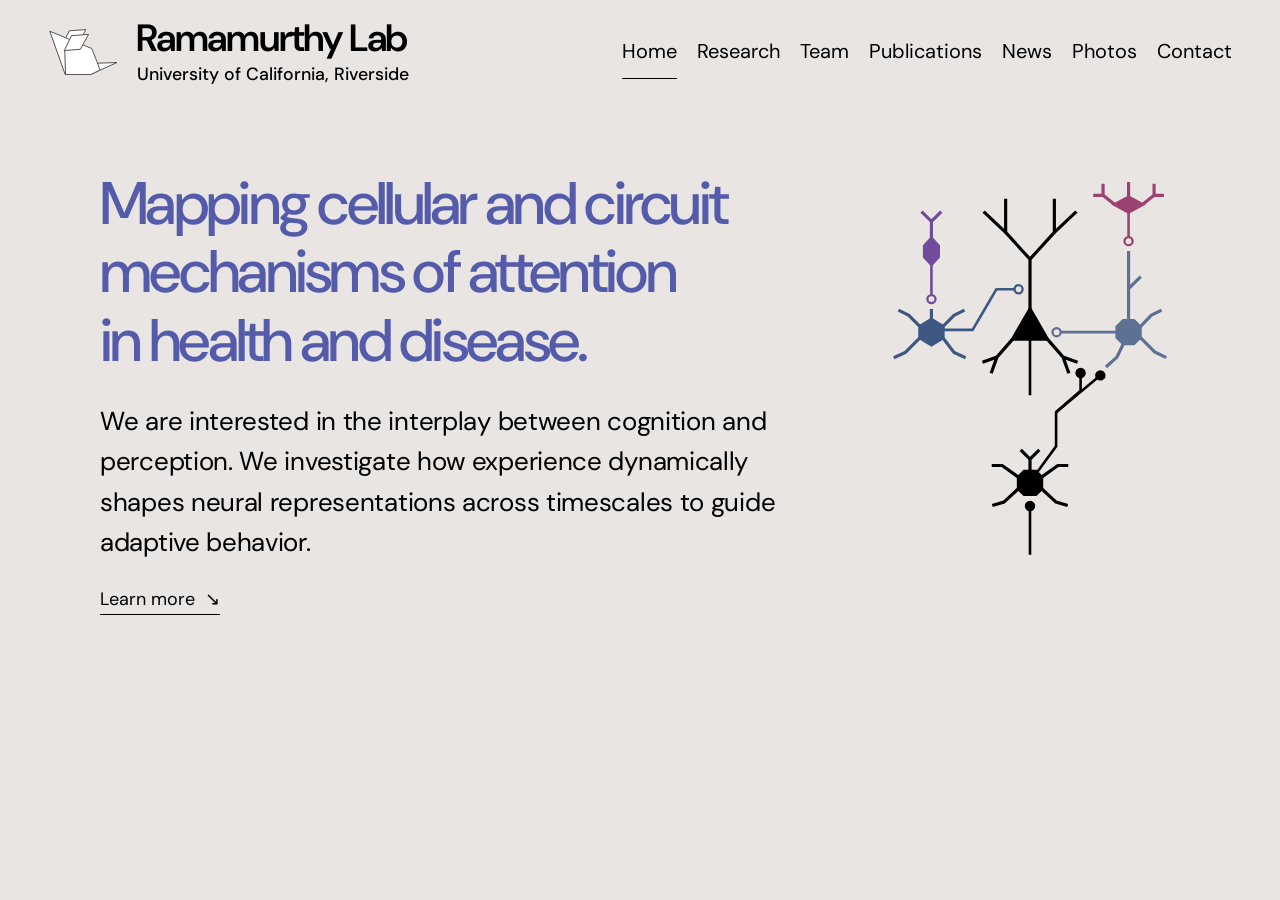
<file: index.html>
<!doctype html>
<html lang="en">
<head>
  <meta charset="utf-8">
  <meta name="viewport" content="width=device-width, initial-scale=1">
  <meta name="description" content="The Ramamurthy Lab at UC Riverside maps cellular and circuit mechanisms of attention in health and disease.">
  <meta name="theme-color" content="#e8e5e3">
  <title>Ramamurthy Lab | UC Riverside</title>
  <link rel="icon" href="/assets/favicon.ico?v=4" sizes="16x16 32x32 48x48">
  <link rel="icon" type="image/png" href="/assets/favicon-32.png?v=4" sizes="32x32">
  <link rel="icon" type="image/svg+xml" href="/assets/favicon.svg?v=4" sizes="any">
  <link rel="apple-touch-icon" href="/assets/apple-touch-icon.png?v=4" sizes="180x180">
  <link rel="stylesheet" href="/styles.css?v=26">
  <script src="/script.js?v=2" defer></script>
  <link rel="canonical" href="https://ramamurthylab.github.io/">
</head>
<body>
  <a class="skip-link" href="#main">Skip to content</a>
  <header class="site-header wrap">
    <a class="wordmark" href="/" aria-label="Ramamurthy Lab home">
      <img class="wordmark-logo" src="/assets/lab-logo.svg" width="160" height="111" alt="">
      <span class="wordmark-text"><span class="wordmark-name">Ramamurthy Lab</span><span class="wordmark-affiliation">University of California, Riverside</span></span>
    </a>
    <button class="menu-toggle" type="button" aria-expanded="false" aria-controls="main-nav" hidden>Menu <span aria-hidden="true">+</span></button>
    <nav id="main-nav" aria-label="Main navigation">
      <a href="/" aria-current="page">Home</a>
      <a href="/research/">Research</a>
      <a href="/team/">Team</a>
      <a href="/publications/">Publications</a>
      <a href="/news/">News</a>
      <a href="/photos/">Photos</a>
      <a href="/contact/">Contact</a>
    </nav>
  </header>

  <main id="main">
    <section class="hero wrap" id="home" aria-labelledby="hero-title">
      <div class="hero-copy">
        <h1 id="hero-title">Mapping cellular and circuit<br class="wide-break"> mechanisms of attention<br class="wide-break"> in health and disease.</h1>
        <p class="hero-intro">We are interested in the interplay between cognition and perception. We investigate how experience dynamically shapes neural representations across timescales to guide adaptive behavior.</p>
        <a class="text-link hero-link" href="/research/">Learn more <span aria-hidden="true">↘</span></a>
      </div>
      <figure class="hero-visual">
        <!-- circuit:start -->
<svg class="attention-circuit" xmlns="http://www.w3.org/2000/svg" width="600" height="760" viewBox="0 0 600 760" fill="none" role="img" aria-label="Selected cortical circuit motifs" aria-describedby="circuit-desc">
  <desc id="circuit-desc">Balanced angular illustration of selected cortical inhibitory and feedforward circuit motifs. VIP inhibits SST neurons, which target pyramidal dendrites; NDNF inhibits PV neurons, which target the pyramidal perisomatic region. A lower excitatory neuron provides feedforward input to the pyramidal and PV neurons. Cell bodies are filled. Open circular terminals indicate inhibition and filled circular terminals indicate excitation. Each of the four interneurons has a distinct coordinated color. The background is transparent. This is a selection of connections, not a complete wiring diagram.</desc>
  <!-- Editing identities are retained in IDs; no labels are displayed.
       All synaptic terminals have the same radius. Inhibitory contacts are open;
       excitatory contacts and all somata are filled as requested.
       Every marker has an 8-unit visible gap to its postsynaptic target,
       measured between painted edges, including strokes and angled surfaces.
       Cell colors are illustrative, not a universal molecular palette.
       Evidence and scope: see CIRCUIT-SOURCES.md. -->
  <g stroke-linejoin="miter" stroke-linecap="butt" stroke-miterlimit="4" stroke-width="5.5">
    <g id="pyramidal-neuron" stroke="#000000">
      <path id="pyramidal-soma" fill="#000000" d="M300 280 270 332H330Z"/>
      <path id="pyramidal-apical" d="M300 280V194L258 148V90"/>
      <path id="pyramidal-apical-fork" d="M300 194 342 148V90"/>
      <path id="pyramidal-tuft-left" d="M258 148 220 112"/>
      <path id="pyramidal-tuft-right" d="M342 148 380 112"/>
      <path id="pyramidal-basal-left" d="M270 332 243 363 218 372 M243 363 233 391"/>
      <path id="pyramidal-basal-right" d="M330 332 357 363 382 372 M357 363 367 391"/>
      <path id="pyramidal-axon" stroke-width="4.5" d="M300 332V429"/>
    </g>
    <g id="vip-interneuron" stroke="#724B9B">
      <path id="vip-bipolar-soma" fill="#724B9B" d="M130 158 142 171V190L130 203 118 190V171Z"/>
      <path id="vip-dendrite" d="M130 158V129L113 112 M130 129 147 112"/>
      <path id="vip-to-sst" stroke-width="4.5" d="M130 203V256"/>
      <circle id="vip-inhibitory-contact" stroke-width="4" cx="130" cy="263" r="7"/>
    </g>
    <g id="sst-interneuron" stroke="#3E5883">
      <path id="sst-multipolar-soma" fill="#3E5883" d="M130 298 150 310V330L130 342 110 330V310Z"/>
      <path id="sst-dendrites" d="M130 298V280 M110 310 91 291 73 282 M150 310 169 291 187 282 M110 330 85 355 65 364 M150 330 169 355 189 364"/>
      <path id="sst-to-pyramidal-dendrite" stroke-width="4.5" d="M150 316H201L242 246H273.25"/>
      <circle id="sst-inhibitory-contact" stroke-width="4" cx="280.25" cy="246" r="7"/>
    </g>
    <g id="ndnf-interneuron" stroke="#9C4273">
      <path id="ndnf-horizontal-soma" fill="#9C4273" d="M446 100 470 87 494 100 470 113Z"/>
      <path id="ndnf-dendrites" d="M446 100 426 84V64 M426 84H409 M494 100 514 84V64 M514 84H531 M470 87V61"/>
      <path id="ndnf-to-pv" stroke-width="4.5" d="M470 113V156"/>
      <circle id="ndnf-inhibitory-contact" stroke-width="4" cx="470" cy="163" r="7"/>
    </g>
    <g id="pv-interneuron" stroke="#5F7095">
      <path id="pv-compact-soma" fill="#5F7095" d="M461 300H479L490 311V329L479 340H461L450 329V311Z"/>
      <path id="pv-upper-dendrite" d="M470 300V180 M470 245 491 224"/>
      <path id="pv-dendrites" d="M490 311 509 291 527 282 M490 329 515 354 535 364 M461 340 450 363 431 380"/>
      <path id="pv-to-pyramidal-soma" stroke-width="4.5" d="M450 320H352.878"/>
      <circle id="pv-inhibitory-contact" stroke-width="4" cx="345.878" cy="320" r="7"/>
    </g>
    <g id="layer-four-excitatory-neuron" stroke="#000000">
      <path id="stellate-soma" fill="#000000" d="M290 560H310L320 570V590L310 600H290L280 590V570Z"/>
      <path id="stellate-dendrites" d="M300 560V539L284 523 M300 539 316 523 M280 570 252 550H234 M280 590 255 613 235 619 M320 590 345 613 365 619 M320 570 348 550H366"/>
      <path id="feedforward-to-pyramidal" stroke-width="4.5" d="M312 562 345 517V458L387.263 421V397.419"/>
      <circle id="feedforward-pyramidal-excitatory-contact" fill="#000000" stroke-width="4" cx="387.263" cy="390.419" r="7"/>
      <path id="feedforward-to-pv" stroke-width="4.5" d="M345 458 415.923 399.019"/>
      <circle id="feedforward-pv-excitatory-contact" fill="#000000" stroke-width="4" cx="421.305" cy="394.543" r="7"/>
    </g>
    <g id="feedforward-sensory-input" stroke="#000000">
      <path stroke-width="4.5" d="M300 704V626.75"/>
      <circle id="sensory-input-excitatory-contact" fill="#000000" stroke-width="4" cx="300" cy="619.75" r="7"/>
    </g>
  </g>
</svg>
        <!-- circuit:end -->
      </figure>
    </section>
  </main>
</body>
</html>
</file>
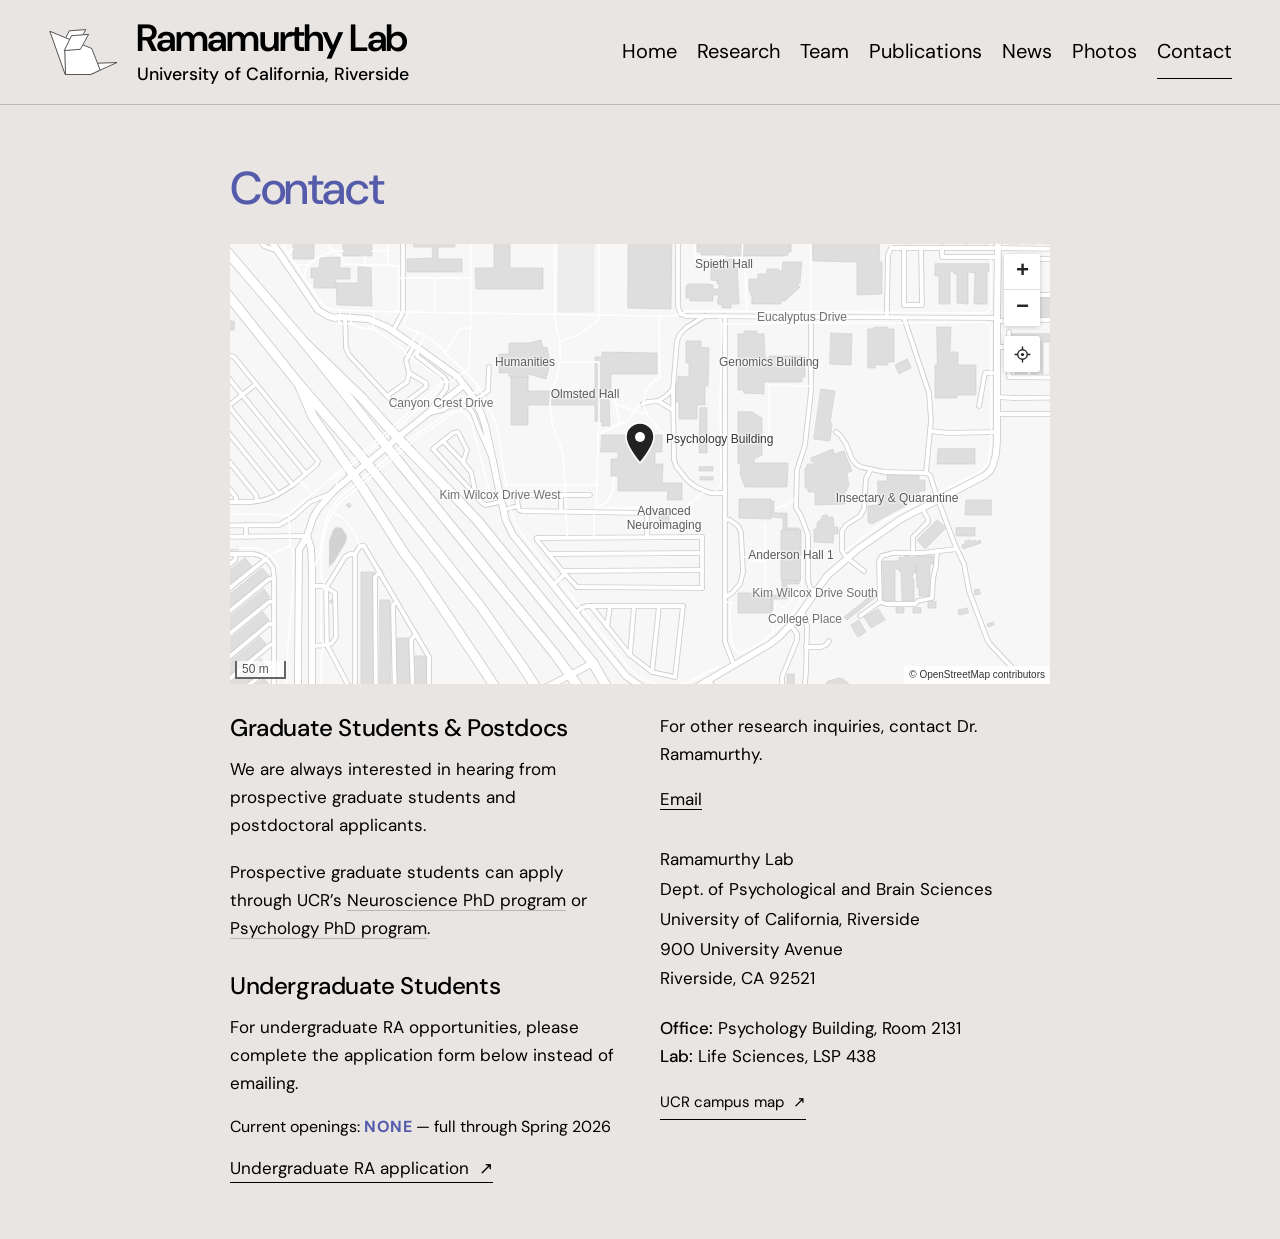
<file: contact/index.html>
<!doctype html>
<html lang="en">
<head>
  <meta charset="utf-8">
  <meta name="viewport" content="width=device-width, initial-scale=1">
  <meta name="description" content="The Ramamurthy Lab at UC Riverside maps cellular and circuit mechanisms of attention in health and disease.">
  <meta name="theme-color" content="#e8e5e3">
  <title>Contact | Ramamurthy Lab | UC Riverside</title>
  <link rel="icon" href="/assets/favicon.ico?v=4" sizes="16x16 32x32 48x48">
  <link rel="icon" type="image/png" href="/assets/favicon-32.png?v=4" sizes="32x32">
  <link rel="icon" type="image/svg+xml" href="/assets/favicon.svg?v=4" sizes="any">
  <link rel="apple-touch-icon" href="/assets/apple-touch-icon.png?v=4" sizes="180x180">
  <link rel="stylesheet" href="/assets/leaflet/leaflet.css">
  <link rel="stylesheet" href="/styles.css?v=26">
  <script src="/assets/leaflet/leaflet.js" defer></script>
  <script src="/assets/ucr-campus-data.js" defer></script>
  <script src="/map.js" defer></script>
  <script src="/script.js?v=2" defer></script>
  <script src="/application-config.js?v=2" defer></script>
  <script src="/application-form.js?v=2" defer></script>
  <link rel="canonical" href="https://ramamurthylab.github.io/contact/">
</head>
<body>
  <a class="skip-link" href="#main">Skip to content</a>
  <header class="site-header wrap">
    <a class="wordmark" href="/" aria-label="Ramamurthy Lab home">
      <img class="wordmark-logo" src="/assets/lab-logo.svg" width="160" height="111" alt="">
      <span class="wordmark-text"><span class="wordmark-name">Ramamurthy Lab</span><span class="wordmark-affiliation">University of California, Riverside</span></span>
    </a>
    <button class="menu-toggle" type="button" aria-expanded="false" aria-controls="main-nav" hidden>Menu <span aria-hidden="true">+</span></button>
    <nav id="main-nav" aria-label="Main navigation">
      <a href="/">Home</a>
      <a href="/research/">Research</a>
      <a href="/team/">Team</a>
      <a href="/publications/">Publications</a>
      <a href="/news/">News</a>
      <a href="/photos/">Photos</a>
      <a href="/contact/" aria-current="page">Contact</a>
    </nav>
  </header>

  <main id="main">
    <section class="section contact-section" id="contact" aria-labelledby="contact-title">
      <div class="wrap">
        <h1 class="page-title" id="contact-title">Contact</h1>
        <div class="contact-grid">
          <div class="map-panel">
            <div id="lab-map" class="lab-map" role="region" aria-label="Interactive map of UC Riverside with a pin at the Psychology Building. Drag to pan, use the plus and minus controls to zoom, or use the arrow and plus/minus keys when the map is focused."></div>
          </div>
          <div class="recruitment-contact">
            <div class="graduate-contact">
              <h3>Graduate Students &amp; Postdocs</h3>
              <p>We are always interested in hearing from prospective graduate students and postdoctoral applicants.</p>
              <p>Prospective graduate students can apply through UCR’s <a href="https://neuro.ucr.edu/about/apply">Neuroscience PhD program</a> or <a href="https://psychology.ucr.edu/graduate-admissions">Psychology PhD program</a>.</p>
            </div>
            <div class="undergraduate-contact">
              <h3>Undergraduate Students</h3>
              <p>For undergraduate RA opportunities, please complete the application form below instead of emailing.</p>
              <p class="ra-openings">Current openings: <strong>NONE</strong> — full through Spring 2026</p>
              <a class="text-link application-link" href="https://script.google.com/macros/s/AKfycbzKtsn1tuxSRXiSg7oHEC8Il8YEuR-OhBl5R0wiA1RBrYU4j8pfQB7juC2QaiqtxSROeg/exec?authuser=0" target="_blank" rel="noopener noreferrer">Undergraduate RA application <span aria-hidden="true">↗</span></a>
            </div>
          </div>
          <div class="contact-copy"><p>For other research inquiries, contact Dr. Ramamurthy.</p><a class="email-link" href="mailto:deepar@ucr.edu">Email</a><address>Ramamurthy Lab<br><a href="https://psychology.ucr.edu/">Dept. of Psychological and Brain Sciences</a><br>University of California, Riverside<br>900 University Avenue<br>Riverside, CA 92521</address><p class="map-location"><strong>Office:</strong> Psychology Building, Room 2131<br><strong>Lab:</strong> Life Sciences, LSP 438</p><div class="contact-links"><a class="text-link" href="https://campusmap.ucr.edu/?find=P5373&amp;id=2106">UCR campus map <span aria-hidden="true">↗</span></a></div></div>
        </div>
      </div>
    </section>

    <section class="section wrap application-section" id="undergraduate-application" aria-labelledby="application-title">
      <div class="application-layout">
        <a class="text-link application-back" href="/contact/">← Back to Contact</a>
        <div class="section-heading"><h2 id="application-title" tabindex="-1">Undergraduate RA application</h2></div>
        <p class="application-waitlist">If no positions are currently available, your application will be added to our waitlist. Dr. Ramamurthy will contact you if an opening is a good fit for your interests and experience.</p>
        <p class="application-intro">Tell us about your studies and experience. All fields are required; enter “None” for coursework, coding experience, or previous research experience that does not apply.</p>
        <form id="undergraduate-form" action="#undergraduate-application" onsubmit="return false;" method="POST" enctype="multipart/form-data" accept-charset="UTF-8">
          <input type="hidden" name="applicationId" value="">
          <div class="application-honeypot" aria-hidden="true"><label for="applicant-website">Leave this blank</label><input id="applicant-website" type="text" name="website" tabindex="-1" autocomplete="off"></div>
          <div class="application-fields">
            <div class="form-field">
              <label for="applicant-name">Name</label>
              <input id="applicant-name" name="name" type="text" autocomplete="name" maxlength="150" required>
            </div>
            <div class="form-field">
              <label for="applicant-email">Email</label>
              <input id="applicant-email" name="email" type="email" autocomplete="email" maxlength="254" required>
            </div>
            <div class="form-field form-field-third">
              <label for="applicant-ucr-student">UCR student</label>
              <select id="applicant-ucr-student" name="ucrStudent" required>
                <option value="" selected disabled>Select Yes or No</option>
                <option>Yes</option>
                <option>No</option>
              </select>
            </div>
            <div class="form-field form-field-third">
              <label for="applicant-major">Major</label>
              <input id="applicant-major" name="major" type="text" maxlength="200" required>
            </div>
            <div class="form-field form-field-third">
              <label for="applicant-standing">Class standing</label>
              <select id="applicant-standing" name="classStanding" required>
                <option value="" selected disabled>Select your class standing</option>
                <option>First year</option>
                <option>Second year</option>
                <option>Third year</option>
                <option>Fourth year</option>
                <option>Fifth year or beyond</option>
                <option>Other</option>
              </select>
            </div>
            <div class="form-field form-field-wide">
              <label for="applicant-cv">CV attachment</label>
              <p class="field-help" id="cv-help">PDF, DOC, or DOCX. Maximum file size: 10 MB.</p>
              <input id="applicant-cv" name="attachment" type="file" accept=".pdf,.doc,.docx,application/pdf,application/msword,application/vnd.openxmlformats-officedocument.wordprocessingml.document" aria-describedby="cv-help cv-error" required>
              <p class="field-error" id="cv-error" aria-live="polite" hidden></p>
            </div>
            <div class="form-field form-field-wide">
              <label for="applicant-neuroscience">Neuroscience classes</label>
              <p class="field-help" id="neuroscience-help">List course names or numbers, including any in progress. Write “None” if applicable.</p>
              <textarea id="applicant-neuroscience" name="neuroscienceClasses" rows="3" maxlength="4000" aria-describedby="neuroscience-help" required></textarea>
            </div>
            <div class="form-field form-field-wide">
              <label for="applicant-lab-classes">Lab classes</label>
              <p class="field-help" id="lab-classes-help">List laboratory or methods courses you have taken or are taking. Write “None” if applicable.</p>
              <textarea id="applicant-lab-classes" name="labClasses" rows="3" maxlength="4000" aria-describedby="lab-classes-help" required></textarea>
            </div>
            <div class="form-field form-field-wide">
              <label for="applicant-coding">Coding experience</label>
              <p class="field-help" id="coding-help">Describe any programming languages, projects, or analysis tools you have used. If you have no coding experience, write “None.”</p>
              <textarea id="applicant-coding" name="codingExperience" rows="4" maxlength="6000" aria-describedby="coding-help" required></textarea>
            </div>
            <div class="form-field form-field-wide">
              <label for="applicant-research-experience">Previous research experience</label>
              <p class="field-help" id="research-experience-help">Describe any previous research experience. If none, write “None.”</p>
              <textarea id="applicant-research-experience" name="previousResearchExperience" rows="4" maxlength="6000" aria-describedby="research-experience-help" required></textarea>
            </div>
          </div>
          <p class="application-privacy">Your responses and CV will be stored privately for review by the lab.</p>
          <p class="application-status" id="application-status" role="status" aria-live="polite" hidden></p>
          <noscript><p>JavaScript is needed to submit this application.</p></noscript>
          <button class="application-submit" type="submit" disabled>Submit application</button>
        </form>
      </div>
    </section>
  </main>
</body>
</html>
</file>
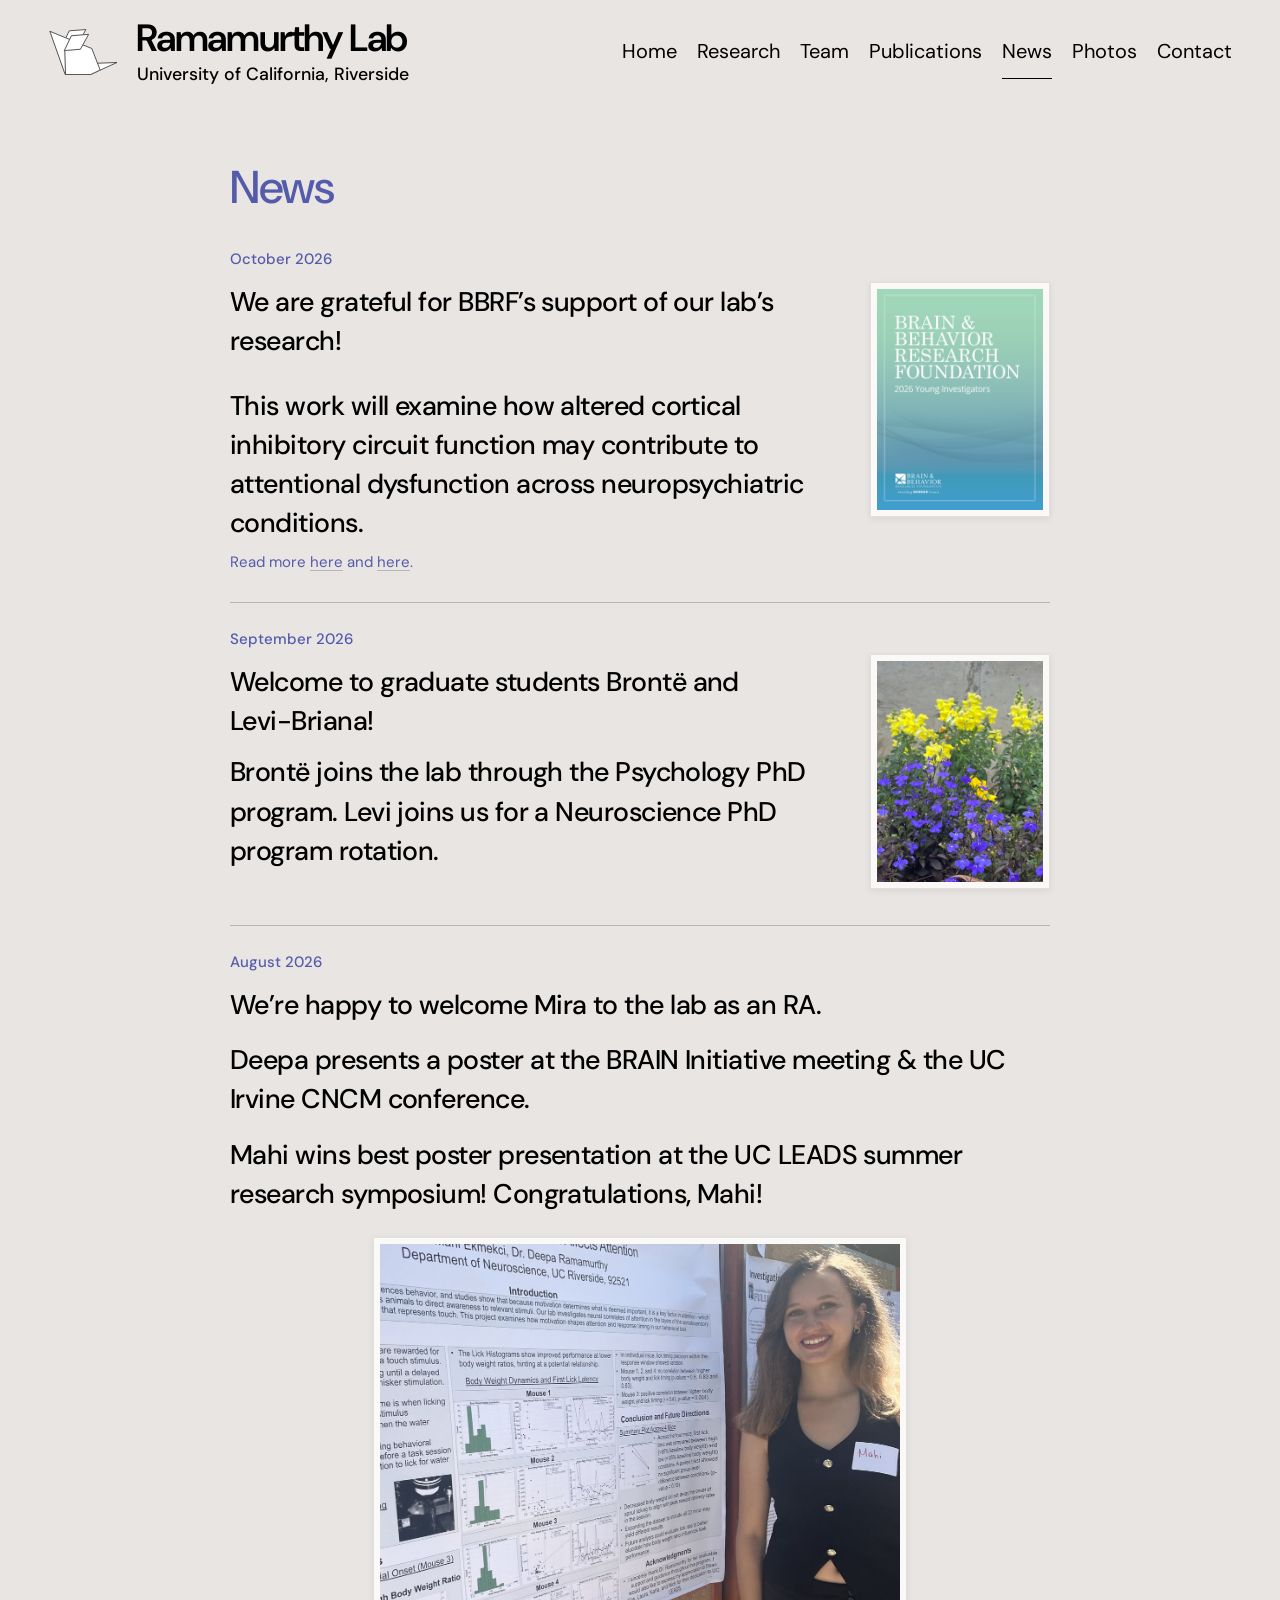
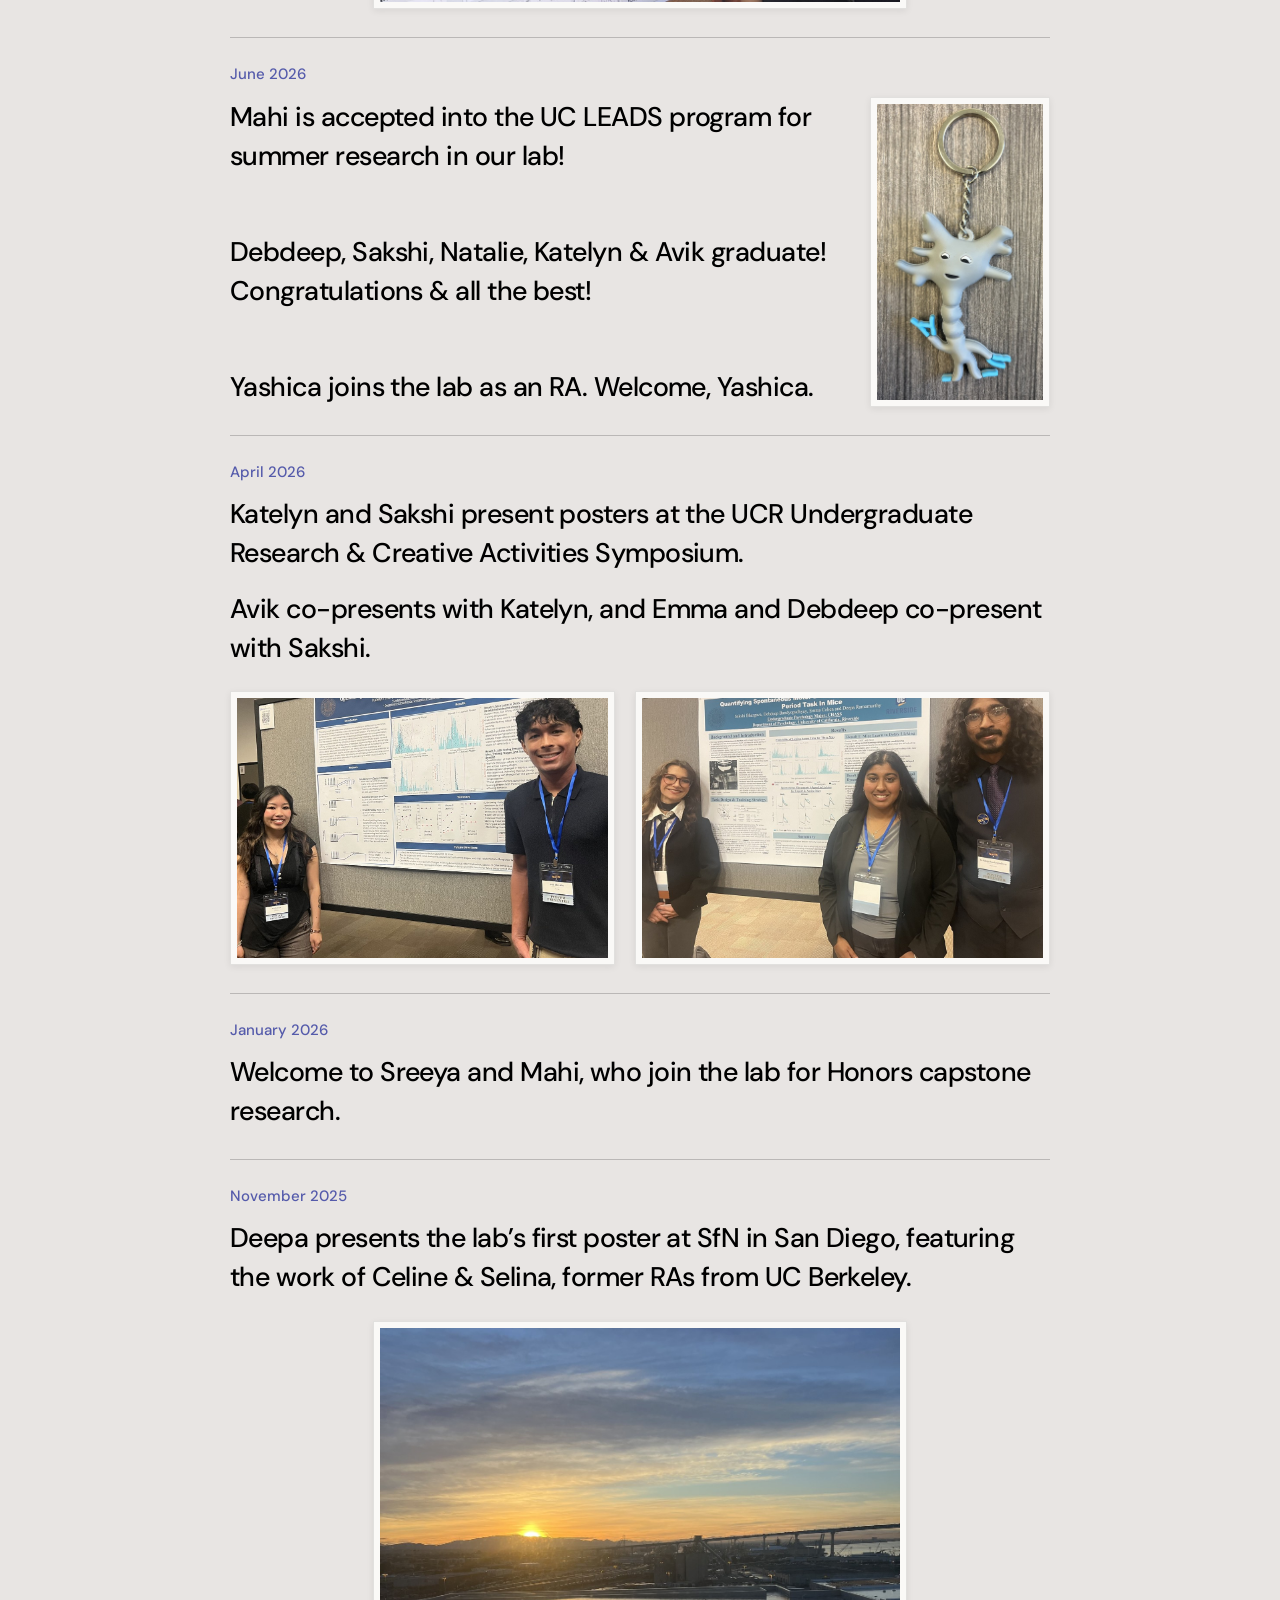
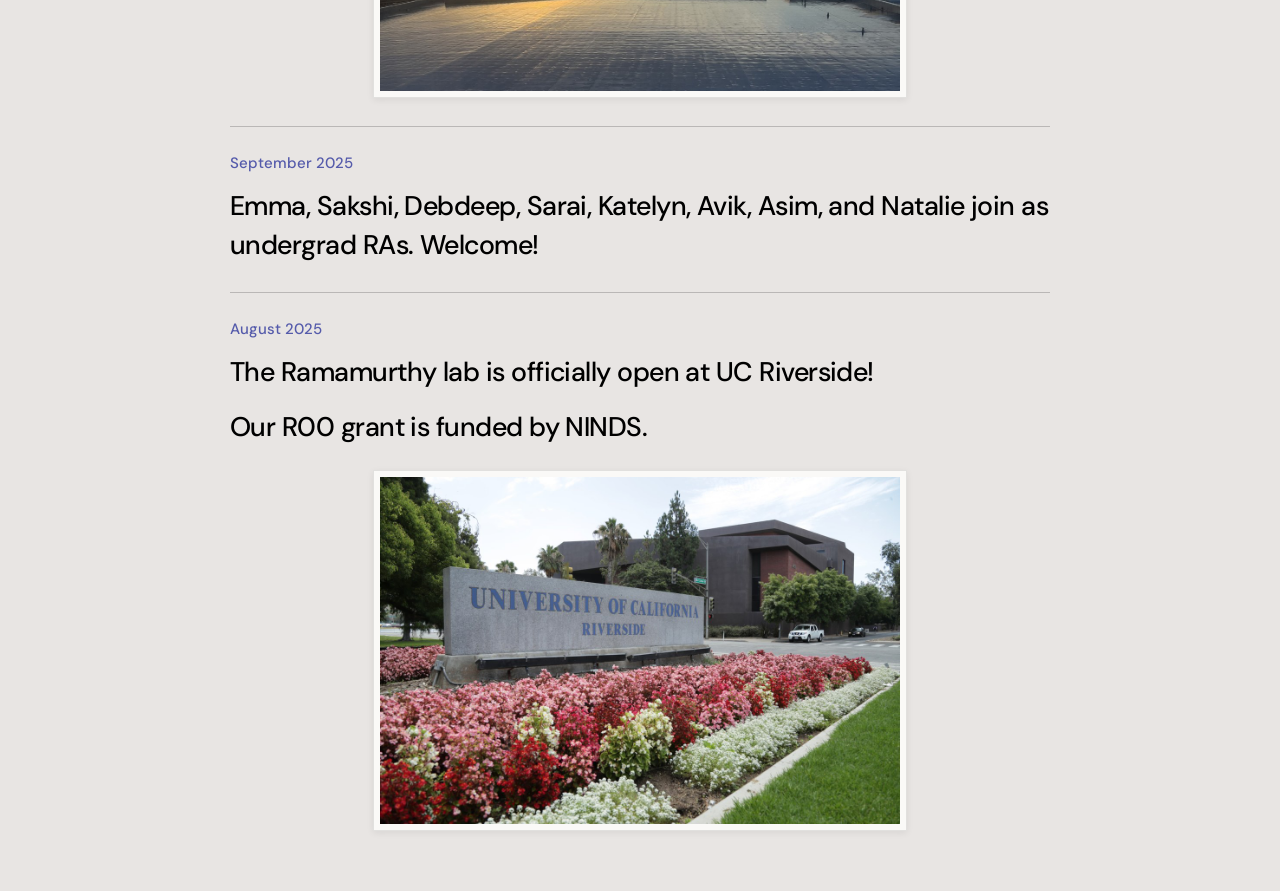
<file: news/index.html>
<!doctype html>
<html lang="en">
<head>
  <meta charset="utf-8">
  <meta name="viewport" content="width=device-width, initial-scale=1">
  <meta name="description" content="The Ramamurthy Lab at UC Riverside maps cellular and circuit mechanisms of attention in health and disease.">
  <meta name="theme-color" content="#e8e5e3">
  <title>News | Ramamurthy Lab | UC Riverside</title>
  <link rel="icon" href="/assets/favicon.ico?v=4" sizes="16x16 32x32 48x48">
  <link rel="icon" type="image/png" href="/assets/favicon-32.png?v=4" sizes="32x32">
  <link rel="icon" type="image/svg+xml" href="/assets/favicon.svg?v=4" sizes="any">
  <link rel="apple-touch-icon" href="/assets/apple-touch-icon.png?v=4" sizes="180x180">
  <link rel="stylesheet" href="/styles.css?v=26">
  <script src="/script.js?v=4" defer></script>
  <link rel="canonical" href="https://ramamurthylab.github.io/news/">
</head>
<body>
  <a class="skip-link" href="#main">Skip to content</a>
  <header class="site-header wrap">
    <a class="wordmark" href="/" aria-label="Ramamurthy Lab home">
      <img class="wordmark-logo" src="/assets/lab-logo.svg" width="160" height="111" alt="">
      <span class="wordmark-text"><span class="wordmark-name">Ramamurthy Lab</span><span class="wordmark-affiliation">University of California, Riverside</span></span>
    </a>
    <button class="menu-toggle" type="button" aria-expanded="false" aria-controls="main-nav" hidden>Menu <span aria-hidden="true">+</span></button>
    <nav id="main-nav" aria-label="Main navigation">
      <a href="/">Home</a>
      <a href="/research/">Research</a>
      <a href="/team/">Team</a>
      <a href="/publications/">Publications</a>
      <a href="/news/" aria-current="page">News</a>
      <a href="/photos/">Photos</a>
      <a href="/contact/">Contact</a>
    </nav>
  </header>

  <main id="main">
    <section class="section wrap news-section feed-section" id="news" aria-labelledby="news-title">
      <h1 class="page-title" id="news-title">News</h1>
      <div class="news-feed" id="news-feed">
        <article class="news-entry" aria-labelledby="news-2026-10">
          <time class="news-date" id="news-2026-10" datetime="2026-10">October 2026</time>
          <div class="news-item-with-photo">
            <div class="news-photo-copy news-photo-copy--bbrf">
              <h3>We are grateful for BBRF’s support of our lab’s research!</h3>
              <div class="news-photo-copy-details">
                <h3>This work will examine how altered cortical inhibitory circuit function may contribute to attentional dysfunction across neuropsychiatric conditions.</h3>
                <p class="pub-coverage" style="display: block">Read more <a href="https://insideucr.ucr.edu/awards/2026/10/22/neuroscientist-awarded-70k-study-attention-regulation">here</a> and <a href="https://bbrfoundation.org/sites/default/files/2026-10/2026-yi-booklet.pdf">here</a>.</p>
              </div>
            </div>
            <figure class="news-side-photo">
              <a href="https://bbrfoundation.org/sites/default/files/2026-10/2026-yi-booklet.pdf" aria-label="Open the BBRF 2026 Young Investigators booklet">
                <img src="/assets/news/bbrf-young-investigator-booklet-2026.png" width="720" height="960"
                     alt="Cover of the 2026 Brain &amp; Behavior Research Foundation Young Investigator Grants booklet."
                     decoding="async">
              </a>
            </figure>
          </div>
        </article>
        <article class="news-entry" aria-labelledby="news-2026-09">
          <time class="news-date" id="news-2026-09" datetime="2026-09">September 2026</time>
          <div class="news-item-with-photo">
            <div class="news-photo-copy news-photo-copy--welcome">
              <h3>Welcome to graduate students Brontë and <span style="white-space: nowrap">Levi-Briana</span>!</h3>
              <h3>Brontë joins the lab through the Psychology PhD program. Levi joins us for a Neuroscience PhD program rotation.</h3>
            </div>
            <figure class="news-side-photo">
              <img src="/assets/news/september-welcome-flowers-2026.jpeg" width="3024" height="4032"
                   alt="Yellow and purple flowers growing together."
                   decoding="async">
            </figure>
          </div>
        </article>
        <article class="news-entry" aria-labelledby="news-2026-08">
          <time class="news-date" id="news-2026-08" datetime="2026-08">August 2026</time>
          <h3>We’re happy to welcome Mira to the lab as an RA.</h3>
          <h3 style="margin-top: 16px">Deepa presents a poster at the BRAIN Initiative meeting &amp; the UC Irvine CNCM conference.</h3>
          <h3 style="margin-top: 16px">Mahi wins best poster presentation at the UC LEADS summer research symposium! Congratulations, Mahi!</h3>
          <div class="news-gallery">
            <figure>
              <img class="news-photo--mahi" src="/assets/news/mahi-uc-leads-poster-2026.jpg" width="1200" height="937"
                   alt="Mahi standing beside a research poster about motivation and attention at the UC LEADS symposium."
                   loading="lazy" decoding="async">
            </figure>
          </div>
        </article>
        <article class="news-entry" aria-labelledby="news-2026-06">
          <time class="news-date" id="news-2026-06" datetime="2026-06">June 2026</time>
          <div class="news-item-with-photo">
            <div class="news-photo-copy">
              <h3>Mahi is accepted into the UC LEADS program for summer research in our lab!</h3>
              <h3>Debdeep, Sakshi, Natalie, Katelyn &amp; Avik graduate! Congratulations &amp; all the best!</h3>
              <h3>Yashica joins the lab as an RA. Welcome, Yashica.</h3>
            </div>
            <figure class="news-side-photo">
              <img src="/assets/news/graduation-neuron-keychain-2026.jpg" width="674" height="1200"
                   alt="A smiling neuron-shaped keychain with blue details resting on a wooden surface."
                   loading="lazy" decoding="async">
            </figure>
          </div>
        </article>
        <article class="news-entry" aria-labelledby="news-2026-04">
          <time class="news-date" id="news-2026-04" datetime="2026-04">April 2026</time>
          <h3>Katelyn and Sakshi present posters at the UCR Undergraduate Research &amp; Creative Activities Symposium.</h3>
          <h3 style="margin-top: 16px">Avik co-presents with Katelyn, and Emma and Debdeep co-present with Sakshi.</h3>
          <div class="news-gallery news-gallery--pair">
            <figure style="--photo-ratio: 1.430274">
              <img src="/assets/news/ucr-symposium-2026-poster-1.jpg" width="1200" height="839"
                   alt="Two student presenters standing beside a research poster at the UCR Undergraduate Research and Creative Activities Symposium."
                   loading="lazy" decoding="async">
            </figure>
            <figure style="--photo-ratio: 1.542416">
              <img src="/assets/news/ucr-symposium-2026-poster-2.jpg" width="1200" height="778"
                   alt="Three student presenters standing beside their research poster at the UCR Undergraduate Research and Creative Activities Symposium."
                   loading="lazy" decoding="async">
            </figure>
          </div>
        </article>
        <article class="news-entry" aria-labelledby="news-2026-01">
          <time class="news-date" id="news-2026-01" datetime="2026-01">January 2026</time>
          <h3>Welcome to Sreeya and Mahi, who join the lab for Honors capstone research.</h3>
        </article>
        <article class="news-entry" aria-labelledby="news-2025-11">
          <time class="news-date" id="news-2025-11" datetime="2025-11">November 2025</time>
          <h3>Deepa presents the lab’s first poster at SfN in San Diego, featuring the work of Celine &amp; Selina, former RAs from UC Berkeley.</h3>
          <div class="news-gallery">
            <figure>
              <img src="/assets/news/sfn-san-diego-2025.jpg" width="1200" height="839"
                   alt="Golden light over San Diego Bay and the Coronado Bridge, viewed from a rooftop pool."
                   loading="lazy" decoding="async">
            </figure>
          </div>
        </article>
        <article class="news-entry" aria-labelledby="news-2025-09">
          <time class="news-date" id="news-2025-09" datetime="2025-09">September 2025</time>
          <h3>Emma, Sakshi, Debdeep, Sarai, Katelyn, Avik, Asim, and Natalie join as undergrad RAs. Welcome!</h3>
        </article>
        <article class="news-entry" aria-labelledby="news-2025-08">
          <time class="news-date" id="news-2025-08" datetime="2025-08">August 2025</time>
          <h3>The Ramamurthy lab is officially open at UC Riverside!</h3>
          <h3 style="margin-top: 16px">Our R00 grant is funded by NINDS.</h3>
          <div class="news-gallery">
            <figure>
              <img src="/assets/news/ucr-lab-opening.jpg" width="1200" height="800"
                   alt="The University of California, Riverside entrance sign surrounded by colorful flower beds."
                   loading="lazy" decoding="async">
            </figure>
          </div>
        </article>
      </div>
    </section>
  </main>
</body>
</html>
</file>
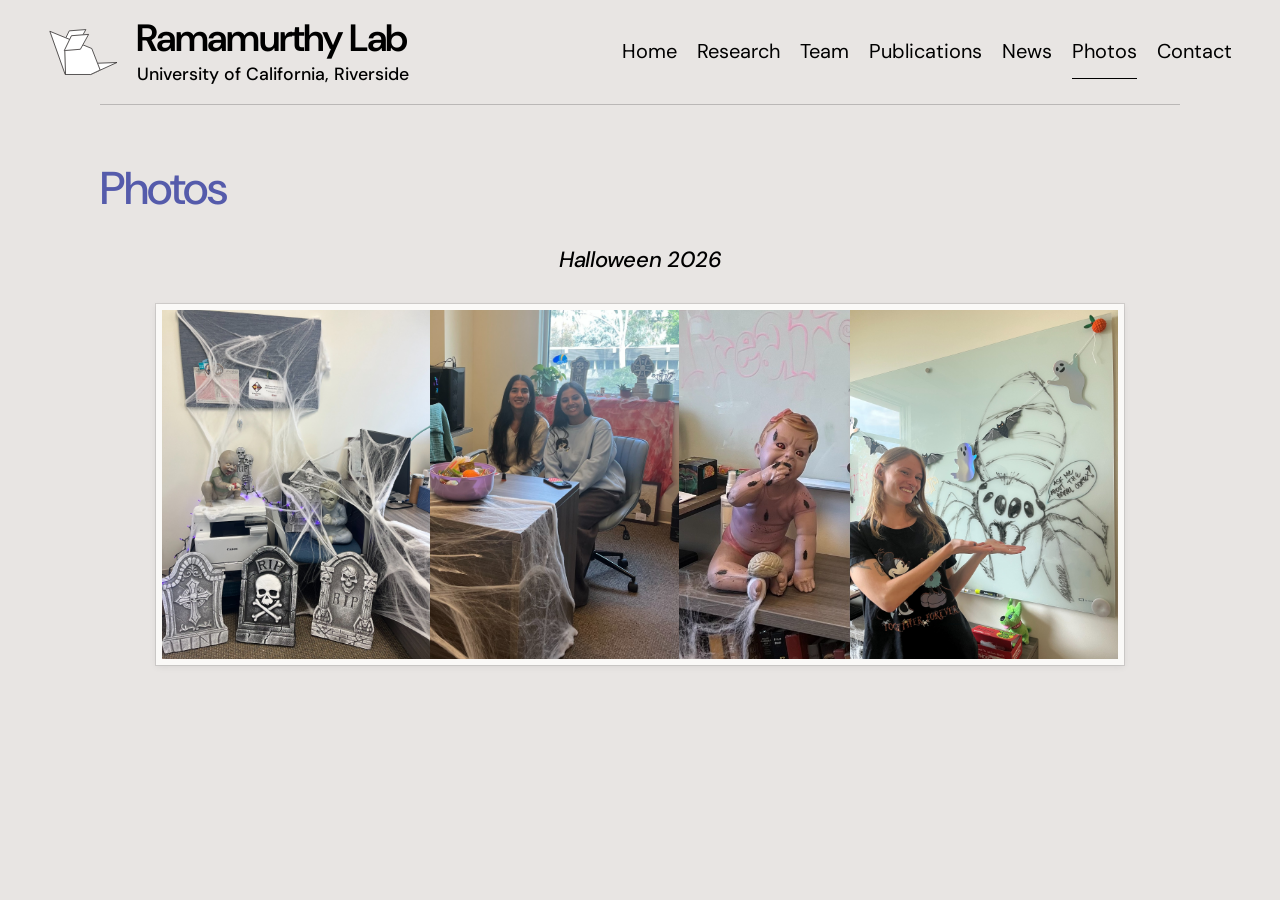
<file: photos/index.html>
<!doctype html>
<html lang="en">
<head>
  <meta charset="utf-8">
  <meta name="viewport" content="width=device-width, initial-scale=1">
  <meta name="description" content="The Ramamurthy Lab at UC Riverside maps cellular and circuit mechanisms of attention in health and disease.">
  <meta name="theme-color" content="#e8e5e3">
  <title>Photos | Ramamurthy Lab | UC Riverside</title>
  <link rel="icon" href="/assets/favicon.ico?v=4" sizes="16x16 32x32 48x48">
  <link rel="icon" type="image/png" href="/assets/favicon-32.png?v=4" sizes="32x32">
  <link rel="icon" type="image/svg+xml" href="/assets/favicon.svg?v=4" sizes="any">
  <link rel="apple-touch-icon" href="/assets/apple-touch-icon.png?v=4" sizes="180x180">
  <link rel="stylesheet" href="/styles.css?v=26">
  <link rel="stylesheet" href="/photos/gallery.css?v=6">
  <script src="/script.js?v=4" defer></script>
  <script src="/photos/gallery.js?v=1" defer></script>
  <link rel="canonical" href="https://ramamurthylab.github.io/photos/">
</head>
<body>
  <a class="skip-link" href="#main">Skip to content</a>
  <header class="site-header wrap">
    <a class="wordmark" href="/" aria-label="Ramamurthy Lab home">
      <img class="wordmark-logo" src="/assets/lab-logo.svg" width="160" height="111" alt="">
      <span class="wordmark-text"><span class="wordmark-name">Ramamurthy Lab</span><span class="wordmark-affiliation">University of California, Riverside</span></span>
    </a>
    <button class="menu-toggle" type="button" aria-expanded="false" aria-controls="main-nav" hidden>Menu <span aria-hidden="true">+</span></button>
    <nav id="main-nav" aria-label="Main navigation">
      <a href="/">Home</a>
      <a href="/research/">Research</a>
      <a href="/team/">Team</a>
      <a href="/publications/">Publications</a>
      <a href="/news/">News</a>
      <a href="/photos/" aria-current="page">Photos</a>
      <a href="/contact/">Contact</a>
    </nav>
  </header>

  <main id="main">
    <section class="section wrap" id="photos" aria-labelledby="photos-title">
      <h1 class="page-title" id="photos-title">Photos</h1>
      <div class="photo-gallery" id="photo-gallery" role="region" aria-label="Photos by event">
        <div class="photo-event-controls" id="photo-event-controls" hidden>
          <button class="photo-event-arrow photo-event-arrow--previous" type="button" aria-label="Previous event" aria-controls="photo-events" aria-disabled="true">
            <svg viewBox="0 0 24 24" width="22" height="22" aria-hidden="true" focusable="false"><path d="M17 3 3 12l14 9Z"/></svg>
          </button>
          <p class="photo-event-count" id="photo-event-count" aria-live="polite" aria-atomic="true"></p>
          <button class="photo-event-arrow photo-event-arrow--next" type="button" aria-label="Next event" aria-controls="photo-events">
            <svg viewBox="0 0 24 24" width="22" height="22" aria-hidden="true" focusable="false"><path d="m7 3 14 9-14 9Z"/></svg>
          </button>
        </div>
        <div id="photo-events">
          <article class="photo-event" id="halloween-2026" aria-labelledby="halloween-2026-title">
            <header class="photo-event-heading">
              <h2 id="halloween-2026-title" style="font-style: italic;">Halloween 2026</h2>
            </header>
            <div class="photo-event-grid photo-event-grid--collage">
              <figure class="photo-collage--decorations">
                <a href="/assets/photos/halloween-2026/IMG_0040.jpeg?v=2">
                  <img src="/assets/photos/halloween-2026/IMG_0040.jpeg?v=2" width="1536" height="2048" alt="A lab office decorated with cobwebs, Halloween dolls, purple lights, and miniature gravestones." loading="lazy" decoding="async">
                </a>
              </figure>
              <figure class="photo-collage--people">
                <a href="/assets/photos/halloween-2026/IMG_0068.jpeg">
                  <img src="/assets/photos/halloween-2026/IMG_0068.jpeg" width="1324" height="2048" alt="Two lab members smiling beside a bowl of Halloween candy and cobweb decorations." decoding="async">
                </a>
              </figure>
              <figure class="photo-collage--small">
                <a href="/assets/photos/halloween-2026/IMG_0059.jpeg">
                  <img src="/assets/photos/halloween-2026/IMG_0059.jpeg" width="561" height="2048" alt="A pink Halloween doll holding a model brain beneath Halloween drawings on the lab whiteboard." loading="lazy" decoding="async">
                </a>
              </figure>
              <figure class="photo-collage--spider">
                <a href="/assets/photos/halloween-2026/IMG_0096.jpeg">
                  <img src="/assets/photos/halloween-2026/IMG_0096.jpeg" width="1536" height="2048" alt="A lab member posing beside a giant spider drawing, paper ghosts, and bats on the whiteboard." decoding="async">
                </a>
              </figure>
            </div>
          </article>
        </div>
      </div>
    </section>
  </main>
</body>
</html>
</file>
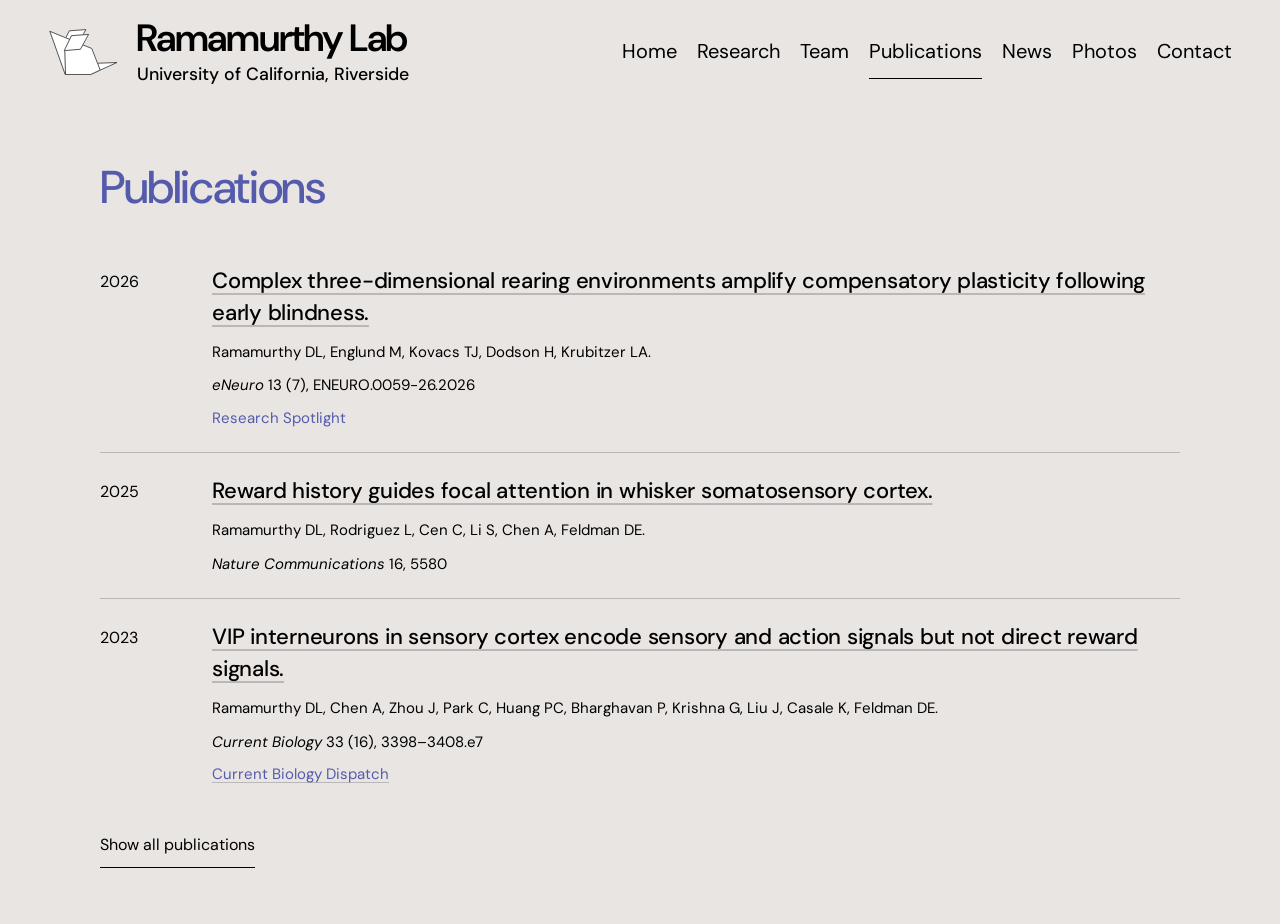
<file: publications/index.html>
<!doctype html>
<html lang="en">
<head>
  <meta charset="utf-8">
  <meta name="viewport" content="width=device-width, initial-scale=1">
  <meta name="description" content="The Ramamurthy Lab at UC Riverside maps cellular and circuit mechanisms of attention in health and disease.">
  <meta name="theme-color" content="#e8e5e3">
  <title>Publications | Ramamurthy Lab | UC Riverside</title>
  <link rel="icon" href="/assets/favicon.ico?v=4" sizes="16x16 32x32 48x48">
  <link rel="icon" type="image/png" href="/assets/favicon-32.png?v=4" sizes="32x32">
  <link rel="icon" type="image/svg+xml" href="/assets/favicon.svg?v=4" sizes="any">
  <link rel="apple-touch-icon" href="/assets/apple-touch-icon.png?v=4" sizes="180x180">
  <link rel="stylesheet" href="/styles.css?v=26">
  <script src="/script.js?v=5" defer></script>
  <link rel="canonical" href="https://ramamurthylab.github.io/publications/">
</head>
<body>
  <a class="skip-link" href="#main">Skip to content</a>
  <header class="site-header wrap">
    <a class="wordmark" href="/" aria-label="Ramamurthy Lab home">
      <img class="wordmark-logo" src="/assets/lab-logo.svg" width="160" height="111" alt="">
      <span class="wordmark-text"><span class="wordmark-name">Ramamurthy Lab</span><span class="wordmark-affiliation">University of California, Riverside</span></span>
    </a>
    <button class="menu-toggle" type="button" aria-expanded="false" aria-controls="main-nav" hidden>Menu <span aria-hidden="true">+</span></button>
    <nav id="main-nav" aria-label="Main navigation">
      <a href="/">Home</a>
      <a href="/research/">Research</a>
      <a href="/team/">Team</a>
      <a href="/publications/" aria-current="page">Publications</a>
      <a href="/news/">News</a>
      <a href="/photos/">Photos</a>
      <a href="/contact/">Contact</a>
    </nav>
  </header>

  <main id="main">
    <section class="section wrap feed-section" id="publications" aria-labelledby="publications-title">
      <h1 class="page-title" id="publications-title">Publications</h1>
      <ol class="publications-list" id="publications-list">
        <li><div class="pub-year">2026</div><div><h3><a href="https://www.eneuro.org/content/13/7/ENEURO.0059-26.2026">Complex three-dimensional rearing environments amplify compensatory plasticity following early blindness.</a></h3><p class="authors">Ramamurthy DL, Englund M, Kovacs TJ, Dodson H, Krubitzer LA.</p><p class="journal"><em>eNeuro</em> 13 (7), ENEURO.0059-26.2026</p><p class="pub-coverage"><span>Research Spotlight</span></p></div></li>
        <li><div class="pub-year">2025</div><div><h3><a href="https://www.nature.com/articles/s41467-025-60592-w">Reward history guides focal attention in whisker somatosensory cortex.</a></h3><p class="authors">Ramamurthy DL, Rodriguez L, Cen C, Li S, Chen A, Feldman DE.</p><p class="journal"><em>Nature Communications</em> 16, 5580</p></div></li>
        <li><div class="pub-year">2023</div><div><h3><a href="https://linkinghub.elsevier.com/retrieve/pii/S0960982223008722">VIP interneurons in sensory cortex encode sensory and action signals but not direct reward signals.</a></h3><p class="authors">Ramamurthy DL, Chen A, Zhou J, Park C, Huang PC, Bharghavan P, Krishna G, Liu J, Casale K, Feldman DE.</p><p class="journal"><em>Current Biology</em> 33 (16), 3398–3408.e7</p><p class="pub-coverage"><a href="https://doi.org/10.1016/j.cub.2023.07.059" aria-label="Current Biology Dispatch: Inhibitory neurons: VIP neurons expect rewards">Current Biology Dispatch</a></p></div></li>
        <li><div class="pub-year">2022</div><div><h3><a href="https://tvst.arvojournals.org/article.aspx?articleid=2783569">In vivo imaging of retinal and choroidal morphology and vascular plexuses of vertebrates using swept-source optical coherence tomography.</a></h3><p class="authors">Meleppat RK, Fortenbach CR, Jian Y, Martinez ES, Wagner K, Modjtahedi BS, Motta MJ, Ramamurthy DL, Schwab IR, Zawadzki RJ.</p><p class="journal"><em>Translational Vision Science &amp; Technology</em> 11 (8), 11</p></div></li>
        <li><div class="pub-year">2021</div><div><h3><a href="https://journals.biologists.com/jeb/article/224/9/jeb236646/263929/Developmental-plasticity-of-texture-discrimination">Developmental plasticity of texture discrimination following early vision loss in the marsupial <em>Monodelphis domestica</em>.</a></h3><p class="authors">Ramamurthy DL, Dodson HK, Krubitzer LA.</p><p class="journal"><em>Journal of Experimental Biology</em> 224 (9), jeb236646</p></div></li>
        <li><div class="pub-year">2020</div><div><h3><a href="https://journals.physiology.org/doi/10.1152/jn.00373.2019">Age-related changes in sound onset and offset intensity coding in auditory cortical fields A1 and CL of rhesus macaques.</a></h3><p class="authors">Ramamurthy DL, Recanzone GH.</p><p class="journal"><em>Journal of Neurophysiology</em> 123 (3), 1015–1025</p><p class="pub-coverage"><a href="https://www.newswise.com/articles/study-explores-age-related-auditory-processing-in-rhesus-macaques">APSselect highlight</a></p></div></li>
        <li><div class="pub-year">2018</div><div><h3><a href="https://www.jneurosci.org/lookup/doi/10.1523/JNEUROSCI.0066-18.2018">Neural coding of whisker-mediated touch in primary somatosensory cortex is altered following early blindness.</a></h3><p class="authors">Ramamurthy DL, Krubitzer LA.</p><p class="journal"><em>Journal of Neuroscience</em> 38 (27), 6172–6189</p></div></li>
        <li><div class="pub-year">2017</div><div><h3><a href="https://journals.physiology.org/doi/10.1152/jn.00534.2016">Spectral and spatial tuning of onset and offset response functions in auditory cortical fields A1 and CL of rhesus macaques.</a></h3><p class="authors">Ramamurthy DL, Recanzone GH.</p><p class="journal"><em>Journal of Neurophysiology</em> 117 (3), 966–986</p><p class="pub-coverage"><a href="https://connect.h1.co/article/727086333">H1 Connect recommendation</a></p></div></li>
        <li><div class="pub-year">2016</div><div><h3><a href="https://onlinelibrary.wiley.com/doi/10.1002/cne.24018">The evolution of whisker-mediated somatosensation in mammals: sensory processing in barrelless S1 cortex of a marsupial, <em>Monodelphis domestica</em>.</a></h3><p class="authors">Ramamurthy DL, Krubitzer LA.</p><p class="journal"><em>Journal of Comparative Neurology</em> 524 (17), 3587–3613</p></div></li>
        <li><div class="pub-year">2014</div><div><h3><a href="https://pnas.org/doi/full/10.1073/pnas.1316824111">Visuospatial selective attention in chickens.</a></h3><p class="authors">Sridharan D, Ramamurthy DL, Schwarz JS, Knudsen EI.</p><p class="journal"><em>Proceedings of the National Academy of Sciences</em> 111 (19), E2056–E2065</p></div></li>
        <li><div class="pub-year">2013</div><div><h3><a href="https://journals.plos.org/plosone/article?id=10.1371/journal.pone.0064136">Spatial probability dynamically modulates visual target detection in chickens.</a></h3><p class="authors">Sridharan D, Ramamurthy DL, Knudsen EI.</p><p class="journal"><em>PLOS ONE</em> 8 (5), e64136</p></div></li>
      </ol>
      <button class="publications-toggle feed-toggle" id="publications-toggle" type="button" aria-expanded="false" aria-controls="publications-list" hidden>Show all publications</button>
    </section>
  </main>
</body>
</html>
</file>
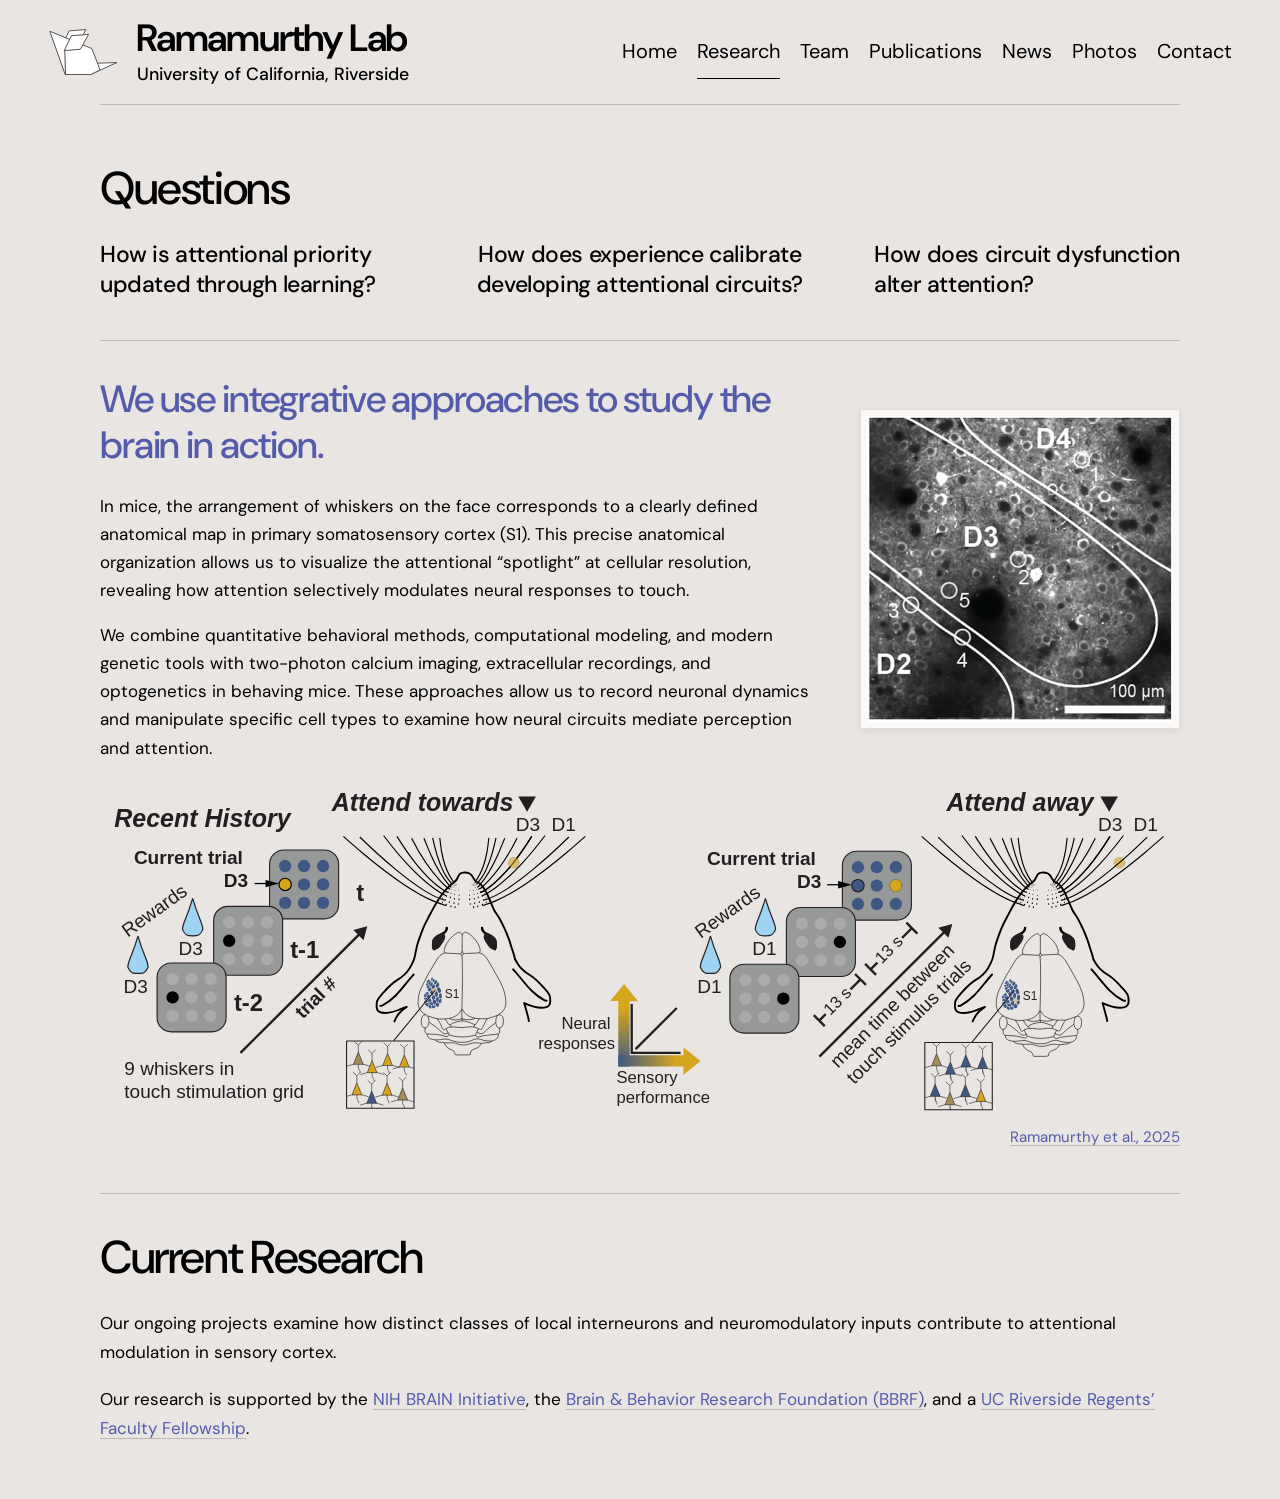
<file: research/index.html>
<!doctype html>
<html lang="en">
<head>
  <meta charset="utf-8">
  <meta name="viewport" content="width=device-width, initial-scale=1">
  <meta name="description" content="The Ramamurthy Lab at UC Riverside maps cellular and circuit mechanisms of attention in health and disease.">
  <meta name="theme-color" content="#e8e5e3">
  <title>Research | Ramamurthy Lab | UC Riverside</title>
  <link rel="icon" href="/assets/favicon.ico?v=4" sizes="16x16 32x32 48x48">
  <link rel="icon" type="image/png" href="/assets/favicon-32.png?v=4" sizes="32x32">
  <link rel="icon" type="image/svg+xml" href="/assets/favicon.svg?v=4" sizes="any">
  <link rel="apple-touch-icon" href="/assets/apple-touch-icon.png?v=4" sizes="180x180">
  <link rel="stylesheet" href="/styles.css?v=26">
  <script src="/script.js?v=2" defer></script>
  <script src="/research-media.js?v=3" defer></script>
  <link rel="canonical" href="https://ramamurthylab.github.io/research/">
</head>
<body>
  <a class="skip-link" href="#main">Skip to content</a>
  <header class="site-header wrap">
    <a class="wordmark" href="/" aria-label="Ramamurthy Lab home">
      <img class="wordmark-logo" src="/assets/lab-logo.svg" width="160" height="111" alt="">
      <span class="wordmark-text"><span class="wordmark-name">Ramamurthy Lab</span><span class="wordmark-affiliation">University of California, Riverside</span></span>
    </a>
    <button class="menu-toggle" type="button" aria-expanded="false" aria-controls="main-nav" hidden>Menu <span aria-hidden="true">+</span></button>
    <nav id="main-nav" aria-label="Main navigation">
      <a href="/">Home</a>
      <a href="/research/" aria-current="page">Research</a>
      <a href="/team/">Team</a>
      <a href="/publications/">Publications</a>
      <a href="/news/">News</a>
      <a href="/photos/">Photos</a>
      <a href="/contact/">Contact</a>
    </nav>
  </header>

  <main id="main">
    <section class="section wrap" id="research" aria-label="Research questions, current research, and approach">
      <h1 class="visually-hidden">Research</h1>
      <h2 id="questions-title" class="research-questions-title">Questions</h2>
      <div class="research-topics" role="group" aria-labelledby="questions-title">
        <article class="research-topic">
          <h3><span class="question-text">How is attentional priority updated through learning?</span></h3>
        </article>
        <article class="research-topic">
          <h3><span class="question-text">How does experience calibrate developing attentional circuits?</span></h3>
        </article>
        <article class="research-topic">
          <h3><span class="question-text">How does circuit dysfunction<br class="question-line-break"> alter attention?</span></h3>
        </article>
      </div>
      <div class="methods" id="methods">
        <div class="methods-copy">
          <div class="methods-overview">
            <div class="methods-text">
              <h2>We use integrative approaches to study the brain in action.</h2>
              <p>In mice, the arrangement of whiskers on the face corresponds to a clearly defined anatomical map in primary somatosensory cortex (S1). This precise anatomical organization allows us to visualize the attentional “spotlight” at cellular resolution, revealing how attention selectively modulates neural responses to touch.</p>
              <p>We combine quantitative behavioral methods, computational modeling, and modern genetic tools with two-photon calcium imaging, extracellular recordings, and optogenetics in behaving mice. These approaches allow us to record neuronal dynamics and manipulate specific cell types to examine how neural circuits mediate perception and attention.</p>
            </div>
            <div class="methods-media">
              <figure class="methods-motion">
                <video id="calcium-imaging-movie" width="548" height="548" autoplay muted loop playsinline preload="metadata" poster="/assets/research/two-photon-boundaries-poster.png" aria-label="Two-photon calcium imaging followed by the aligned D2, D3, and D4 cortical boundaries.">
                  <source src="/assets/research/two-photon-boundaries.mp4" type="video/mp4">
                </video>
              </figure>
            </div>
          </div>
        </div>
        <figure class="methods-figure"><img src="/assets/whisker-attention-figure.svg" width="907" height="272" loading="lazy" decoding="async" alt="Diagram comparing attention toward and away from a whisker, showing recent reward history, whisker stimulation grids, cortical responses, and sensory performance."><figcaption><a href="https://www.nature.com/articles/s41467-025-60592-w">Ramamurthy et al., 2025</a></figcaption></figure>
      </div>
      <section class="current-research" aria-labelledby="current-research-title">
        <div class="section-heading"><h2 id="current-research-title">Current Research</h2></div>
        <div class="research-summary">
          <p>Our ongoing projects examine how distinct classes of local interneurons and neuromodulatory inputs contribute to attentional modulation in sensory cortex.</p>
          <p>Our research is supported by the <a href="https://www.nih.gov/brain/about">NIH BRAIN Initiative</a>, the <a href="https://bbrfoundation.org/">Brain &amp; Behavior Research Foundation (BBRF)</a>, and a <a href="https://senate.ucr.edu/grants">UC Riverside Regents’ Faculty Fellowship</a>.</p>
        </div>
      </section>
    </section>
  </main>
</body>
</html>
</file>
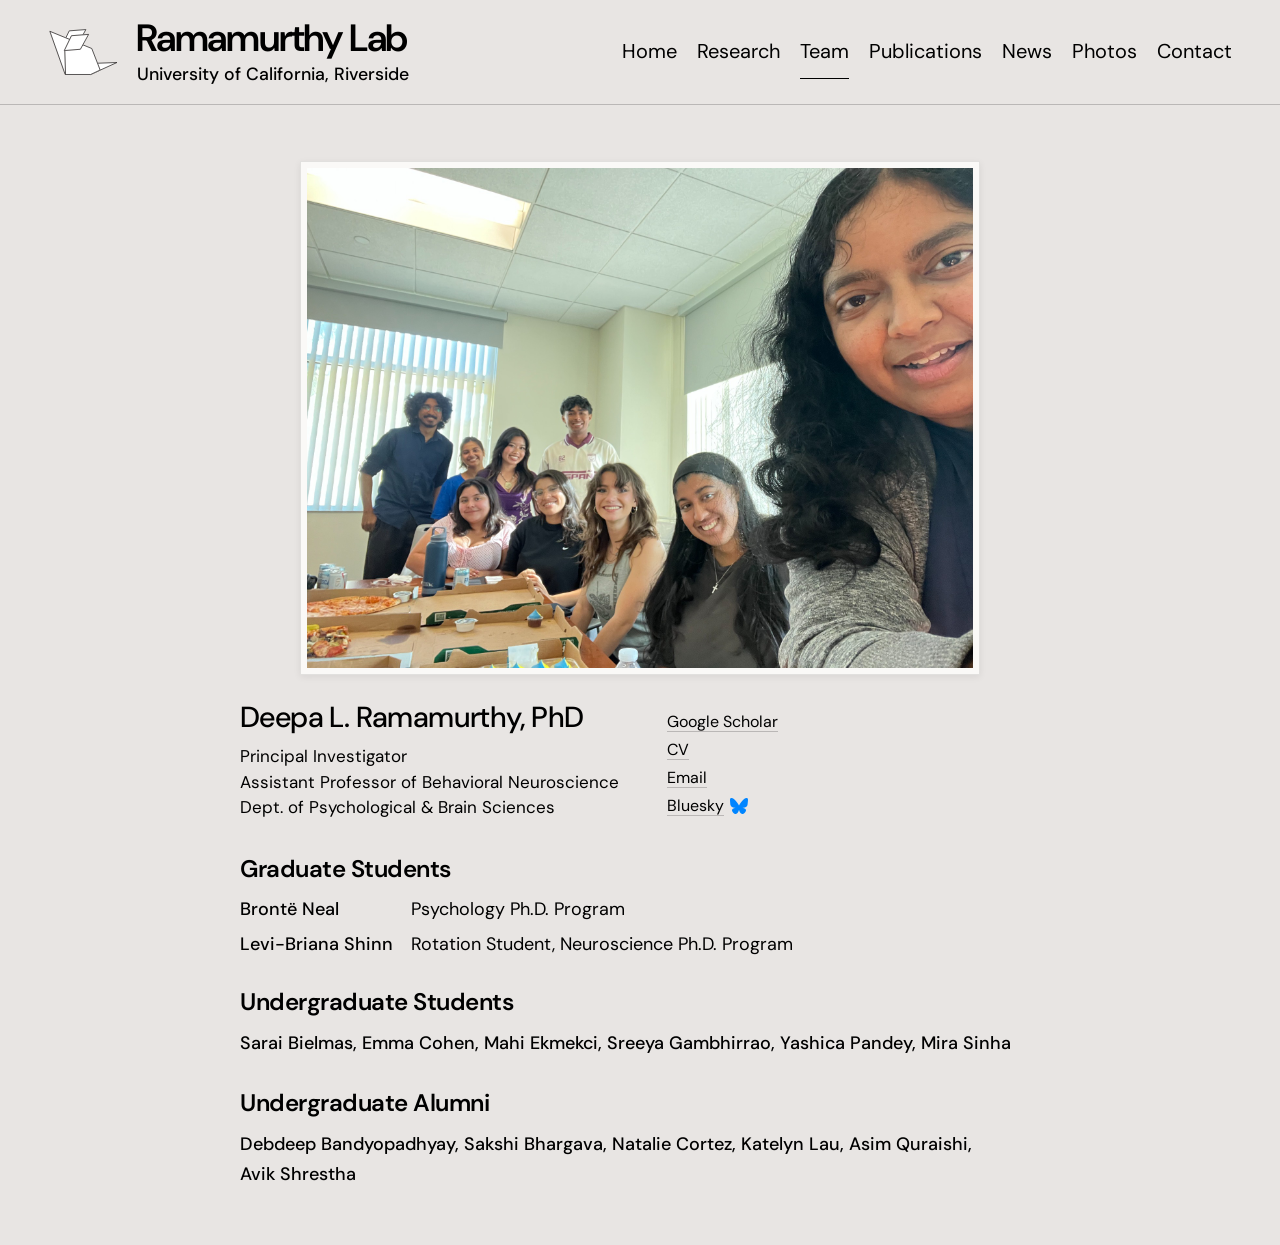
<file: team/index.html>
<!doctype html>
<html lang="en">
<head>
  <meta charset="utf-8">
  <meta name="viewport" content="width=device-width, initial-scale=1">
  <meta name="description" content="The Ramamurthy Lab at UC Riverside maps cellular and circuit mechanisms of attention in health and disease.">
  <meta name="theme-color" content="#e8e5e3">
  <title>Team | Ramamurthy Lab | UC Riverside</title>
  <link rel="icon" href="/assets/favicon.ico?v=4" sizes="16x16 32x32 48x48">
  <link rel="icon" type="image/png" href="/assets/favicon-32.png?v=4" sizes="32x32">
  <link rel="icon" type="image/svg+xml" href="/assets/favicon.svg?v=4" sizes="any">
  <link rel="apple-touch-icon" href="/assets/apple-touch-icon.png?v=4" sizes="180x180">
  <link rel="stylesheet" href="/styles.css?v=26">
  <script src="/script.js?v=2" defer></script>
  <link rel="canonical" href="https://ramamurthylab.github.io/team/">
</head>
<body>
  <a class="skip-link" href="#main">Skip to content</a>
  <header class="site-header wrap">
    <a class="wordmark" href="/" aria-label="Ramamurthy Lab home">
      <img class="wordmark-logo" src="/assets/lab-logo.svg" width="160" height="111" alt="">
      <span class="wordmark-text"><span class="wordmark-name">Ramamurthy Lab</span><span class="wordmark-affiliation">University of California, Riverside</span></span>
    </a>
    <button class="menu-toggle" type="button" aria-expanded="false" aria-controls="main-nav" hidden>Menu <span aria-hidden="true">+</span></button>
    <nav id="main-nav" aria-label="Main navigation">
      <a href="/">Home</a>
      <a href="/research/">Research</a>
      <a href="/team/" aria-current="page">Team</a>
      <a href="/publications/">Publications</a>
      <a href="/news/">News</a>
      <a href="/photos/">Photos</a>
      <a href="/contact/">Contact</a>
    </nav>
  </header>

  <main id="main">
    <section class="section people-section" id="people" aria-labelledby="people-title">
      <div class="wrap">
        <h1 class="visually-hidden" id="people-title">Team</h1>
        <div class="team-intro">
          <figure class="team-photo"><img src="/assets/team-photo.jpeg" width="2048" height="1536" loading="lazy" decoding="async" alt="Lab group gathered around a table for a shared meal."></figure>
          <div class="pi-profile">
            <div class="pi-details"><h3>Deepa L. Ramamurthy, PhD</h3><p class="role">Principal Investigator<br>Assistant Professor of Behavioral Neuroscience<br>Dept. of Psychological &amp; Brain Sciences</p></div>
            <!--
              Bluesky butterfly SVG from bluesky-social/social-app/src/view/icons/Logo.tsx.
              MIT License. Copyright (c) 2023-2026 Bluesky Social PBC.
              Permission is hereby granted, free of charge, to any person obtaining a copy
              of this software and associated documentation files (the "Software"), to deal
              in the Software without restriction, including without limitation the rights
              to use, copy, modify, merge, publish, distribute, sublicense, and/or sell
              copies of the Software, and to permit persons to whom the Software is
              furnished to do so, subject to the following conditions:
              The above copyright notice and this permission notice shall be included in all
              copies or substantial portions of the Software.
              THE SOFTWARE IS PROVIDED "AS IS", WITHOUT WARRANTY OF ANY KIND, EXPRESS OR
              IMPLIED, INCLUDING BUT NOT LIMITED TO THE WARRANTIES OF MERCHANTABILITY,
              FITNESS FOR A PARTICULAR PURPOSE AND NONINFRINGEMENT. IN NO EVENT SHALL THE
              AUTHORS OR COPYRIGHT HOLDERS BE LIABLE FOR ANY CLAIM, DAMAGES OR OTHER
              LIABILITY, WHETHER IN AN ACTION OF CONTRACT, TORT OR OTHERWISE, ARISING FROM,
              OUT OF OR IN CONNECTION WITH THE SOFTWARE OR THE USE OR OTHER DEALINGS IN THE
              SOFTWARE.
            -->
            <div class="profile-links">
              <a class="text-link" href="https://scholar.google.com/citations?user=rx0-fg8AAAAJ&amp;hl=en"><span class="profile-link-label">Google Scholar</span></a>
              <a class="text-link" href="/assets/Ramamurthy-CV.pdf" type="application/pdf" target="_blank" rel="noopener noreferrer" aria-label="Curriculum vitae (PDF, opens in a new tab)"><span class="profile-link-label">CV</span></a>
              <a class="text-link" href="mailto:deepar@ucr.edu"><span class="profile-link-label">Email</span></a>
              <a class="text-link bluesky-link" href="https://bsky.app/profile/dlramamurthy.bsky.social"><span class="profile-link-label">Bluesky</span><svg class="bluesky-icon" xmlns="http://www.w3.org/2000/svg" viewBox="0 0 64 57" width="18" height="18" fill="#0085ff" aria-hidden="true" focusable="false"><path d="M13.873 3.805C21.21 9.332 29.103 20.537 32 26.55v15.882c0-.338-.13.044-.41.867-1.512 4.456-7.418 21.847-20.923 7.944-7.111-7.32-3.819-14.64 9.125-16.85-7.405 1.264-15.73-.825-18.014-9.015C1.12 23.022 0 8.51 0 6.55 0-3.268 8.579-.182 13.873 3.805ZM50.127 3.805C42.79 9.332 34.897 20.537 32 26.55v15.882c0-.338.13.044.41.867 1.512 4.456 7.418 21.847 20.923 7.944 7.111-7.32 3.819-14.64-9.125-16.85 7.405 1.264 15.73-.825 18.014-9.015C62.88 23.022 64 8.51 64 6.55c0-9.818-8.578-6.732-13.873-2.745Z"/></svg></a>
            </div>
          </div>
        </div>
        <div class="team-roster">
          <div class="team-group"><h3>Graduate Students</h3><ul class="people-list graduate-list"><li><span class="person-name">Brontë Neal</span><span class="person-detail">Psychology Ph.D. Program</span></li><li><span class="person-name">Levi-Briana Shinn</span><span class="person-detail">Rotation Student, Neuroscience Ph.D. Program</span></li></ul></div>
          <div class="team-group"><h3>Undergraduate Students</h3><p class="comma-list"><span class="person-name">Sarai Bielmas</span>, <span class="person-name">Emma Cohen</span>, <span class="person-name">Mahi Ekmekci</span>, <span class="person-name">Sreeya Gambhirrao</span>, <span class="person-name">Yashica Pandey</span>, <span class="person-name">Mira Sinha</span></p></div>
          <div class="team-group"><h3>Undergraduate Alumni</h3><p class="comma-list"><span class="person-name">Debdeep Bandyopadhyay</span>, <span class="person-name">Sakshi Bhargava</span>, <span class="person-name">Natalie Cortez</span>, <span class="person-name">Katelyn Lau</span>, <span class="person-name">Asim Quraishi</span>, <span class="person-name">Avik Shrestha</span></p></div>
        </div>
      </div>
    </section>
  </main>
</body>
</html>
</file>
<file: styles.css>
/* latin-ext */
@font-face {
  font-family: 'DM Sans';
  font-style: italic;
  font-weight: 100 1000;
  font-display: swap;
  src: url(assets/fonts/dm-sans-latin-ext-italic.woff2) format('woff2');
  unicode-range: U+0100-02BA, U+02BD-02C5, U+02C7-02CC, U+02CE-02D7, U+02DD-02FF, U+0304, U+0308, U+0329, U+1D00-1DBF, U+1E00-1E9F, U+1EF2-1EFF, U+2020, U+20A0-20AB, U+20AD-20C0, U+2113, U+2C60-2C7F, U+A720-A7FF;
}
/* latin */
@font-face {
  font-family: 'DM Sans';
  font-style: italic;
  font-weight: 100 1000;
  font-display: swap;
  src: url(assets/fonts/dm-sans-latin-italic.woff2) format('woff2');
  unicode-range: U+0000-00FF, U+0131, U+0152-0153, U+02BB-02BC, U+02C6, U+02DA, U+02DC, U+0304, U+0308, U+0329, U+2000-206F, U+20AC, U+2122, U+2191, U+2193, U+2212, U+2215, U+FEFF, U+FFFD;
}
/* latin-ext */
@font-face {
  font-family: 'DM Sans';
  font-style: normal;
  font-weight: 100 1000;
  font-display: swap;
  src: url(assets/fonts/dm-sans-latin-ext-normal.woff2) format('woff2');
  unicode-range: U+0100-02BA, U+02BD-02C5, U+02C7-02CC, U+02CE-02D7, U+02DD-02FF, U+0304, U+0308, U+0329, U+1D00-1DBF, U+1E00-1E9F, U+1EF2-1EFF, U+2020, U+20A0-20AB, U+20AD-20C0, U+2113, U+2C60-2C7F, U+A720-A7FF;
}
/* latin */
@font-face {
  font-family: 'DM Sans';
  font-style: normal;
  font-weight: 100 1000;
  font-display: swap;
  src: url(assets/fonts/dm-sans-latin-normal.woff2) format('woff2');
  unicode-range: U+0000-00FF, U+0131, U+0152-0153, U+02BB-02BC, U+02C6, U+02DA, U+02DC, U+0304, U+0308, U+0329, U+2000-206F, U+20AC, U+2122, U+2191, U+2193, U+2212, U+2215, U+FEFF, U+FFFD;
}
@font-face {
  font-family: "Manrope";
  font-style: normal;
  font-weight: 400;
  font-display: swap;
  src: url("assets/fonts/Manrope-Regular.ttf") format("truetype");
}
@font-face {
  font-family: "Manrope";
  font-style: normal;
  font-weight: 500;
  font-display: swap;
  src: url("assets/fonts/Manrope-Medium.ttf") format("truetype");
}
@font-face {
  font-family: "Manrope";
  font-style: normal;
  font-weight: 600;
  font-display: swap;
  src: url("assets/fonts/Manrope-SemiBold.ttf") format("truetype");
}
:root {
  --paper: #e8e5e3;
  --white: #ffffff;
  --ink: #000000;
  --muted: var(--ink);
  --accent: var(--ink);
  --heading: #555bab;
  --question-highlight: #e2c04a;
  --line: rgba(0, 0, 0, .2);
  --wash: var(--paper);
  --font: "DM Sans", "Manrope", "Helvetica Neue", Arial, sans-serif;
  --width: 1080px;
  color-scheme: light;
}
* { box-sizing: border-box; }
html { scroll-behavior: smooth; scroll-padding-top: 2rem; }
body { margin: 0; background: var(--paper); color: var(--ink); font-family: var(--font); font-size: 18px; line-height: 1.65; -webkit-font-smoothing: antialiased; }
a { color: var(--accent); text-decoration-thickness: 1px; text-underline-offset: .23em; }
a:hover { color: var(--accent); }
a, button, summary { -webkit-tap-highlight-color: transparent; }
a:focus-visible, button:focus-visible, summary:focus-visible, video:focus-visible { outline: 2px solid var(--accent); outline-offset: 5px; }
button { font: inherit; }
::selection { background: var(--ink); color: var(--paper); }
.wrap { width: min(var(--width), calc(100% - 96px)); margin-inline: auto; }
.skip-link { position: absolute; top: -100px; left: 24px; padding: 10px 16px; background: var(--white); z-index: 20; }
.skip-link:focus { top: 12px; }
.site-header { width: min(1280px, calc(100% - 96px)); min-height: 104px; display: flex; align-items: center; justify-content: space-between; gap: 32px; }
.wordmark { display: inline-flex; align-items: center; flex-shrink: 0; gap: 16px; font-size: 38px; font-weight: 600; line-height: 1.1; text-decoration: none; letter-spacing: -1.2px; white-space: nowrap; }
.wordmark-logo { display: block; width: 72px; height: auto; flex: none; }
.wordmark-text { display: flex; flex-direction: column; align-items: flex-start; gap: 4px; }
.wordmark-name { display: block; }
.wordmark-affiliation { display: block; margin: 0; padding-left: 1.3502px; font-size: 17.66px; font-weight: 500; line-height: 1.3; letter-spacing: 0; color: var(--ink); }
nav { display: flex; flex-wrap: nowrap; column-gap: 20px; row-gap: 8px; align-items: center; justify-content: flex-end; }
nav a { flex: none; white-space: nowrap; font-size: 20px; font-weight: 400; text-decoration: none; padding-block: 10px; border-bottom: 1px solid transparent; }
nav a:hover, nav a[aria-current="page"] { border-bottom-color: currentColor; }
.menu-toggle { display: none; }
.hero { --circuit-column-width: clamp(240px, 26vw, 300px); display: grid; grid-template-columns: minmax(0, 1fr) var(--circuit-column-width); align-items: center; column-gap: 48px; padding-block: 66px 64px; }
.hero-copy { min-width: 0; }
.hero-visual { margin: 0; min-width: 0; }
.hero-visual .attention-circuit { display: block; width: 100%; height: auto; aspect-ratio: 600 / 760; }
.hero-visual #pyramidal-neuron.is-highlighted { stroke: var(--question-highlight); }
.hero-visual #pyramidal-neuron.is-highlighted #pyramidal-soma { fill: var(--question-highlight); }
@media screen and (min-width: 851px) {
  /* Align the visible artwork, accounting for the SVG's transparent margins.
     Its old bottom is halfway down the row plus 0.54 times its original width.
     DM Sans's capital top sits about 0.195em below this heading's line-box top. */
  .hero-visual { --circuit-title-top: calc(clamp(42px, 4.9vw, 60px) * .195); position: relative; align-self: stretch; min-height: calc(var(--circuit-column-width) * 760 / 600); }
  .hero-visual .attention-circuit { position: absolute; left: 50%; top: var(--circuit-title-top); width: auto; max-width: none; height: calc((50% + var(--circuit-column-width) * .54 - var(--circuit-title-top)) * 760 / 643); transform: translate(-50%, -8.0263157895%); }
}
h1, h2, h3, p { margin-top: 0; }
h1, h2, h3 { font-weight: 500; }
h1 { color: var(--heading); font-size: clamp(42px, 4.9vw, 60px); line-height: 1.14; letter-spacing: -.045em; margin-bottom: 26px; }
.hero-intro { font-size: clamp(21px, 2.3vw, 26px); line-height: 1.55; max-width: 790px; letter-spacing: -.3px; margin-bottom: 22px; }
.accent { color: var(--accent); }
.text-link { display: inline; text-decoration: none; border-bottom: 1px solid currentColor; padding-bottom: 3px; font-size: 16px; line-height: 1.7; }
.text-link span { display: inline-block; margin-left: 5px; }
.hero-link { font-size: 18px; }
.section { padding-block: 56px; border-top: 1px solid var(--line); }
.section-heading { margin-bottom: 24px; }
.page-title { color: var(--heading); font-size: clamp(34px, 3.65vw, 46px); line-height: 1.2; letter-spacing: -.03em; margin-bottom: 28px; }
.contact-section .page-title { max-width: 820px; margin-inline: auto; }
h2 { font-size: clamp(34px, 3.65vw, 46px); line-height: 1.2; letter-spacing: -.03em; color: var(--accent); margin-bottom: 0; }
.section-intro { max-width: 790px; font-size: 20px; line-height: 1.65; margin-bottom: 48px; }
.research-topics { display: grid; grid-template-columns: repeat(3, minmax(0, 1fr)); gap: 36px; }
.research-topic h3 { color: var(--accent); font-size: 23px; line-height: 1.3; letter-spacing: -.4px; margin: 0; text-align: left; text-wrap: balance; }
.question-line-break { display: none; }
@media (min-width: 851px) {
  .research-topic:nth-child(2) h3 { text-align: center; }
  .research-topic:last-child h3 { inline-size: max-content; max-inline-size: 100%; margin-inline-start: auto; text-align: left; }
  .question-line-break { display: initial; }
}
.question-text { box-decoration-break: clone; -webkit-box-decoration-break: clone; background-color: transparent; box-shadow: .1em 0 transparent, -.1em 0 transparent; transition: background-color .16s ease, box-shadow .16s ease; }
@media (hover: hover) {
  .research-topic:hover .question-text { background-color: var(--question-highlight); box-shadow: .1em 0 var(--question-highlight), -.1em 0 var(--question-highlight); }
}
@media (prefers-reduced-motion: reduce) { .question-text { transition: none; } }
.current-research { margin-top: 44px; padding-top: 36px; border-top: 1px solid var(--line); }
.research-summary { width: 100%; }
.research-summary p { font-size: 17px; line-height: 1.7; margin: 0 0 18px; }
.research-summary p:last-child { margin-bottom: 0; }
.research-summary a { color: var(--heading); text-decoration-color: var(--line); }
.research-summary a:hover, .research-summary a:focus-visible { text-decoration-color: currentColor; }
.methods { width: 100%; margin-top: 40px; padding-top: 36px; border-top: 1px solid var(--line); }
.methods-copy { width: 100%; }
.methods-copy h2 { color: var(--heading); font-size: 38px; line-height: 1.2; letter-spacing: -.03em; margin-bottom: 24px; }
.methods-copy p { font-size: 17px; }
.methods-copy p:last-child { margin-bottom: 0; }
.methods-figure { margin: 28px 0 0; background: transparent; }
.methods-figure img { display: block; width: 100%; height: auto; }
.methods-figure figcaption { margin-top: 12px; font-size: 15px; line-height: 1.6; color: var(--heading); text-align: right; }
.methods-figure figcaption a { color: inherit; text-decoration-color: var(--line); }
.methods-figure figcaption a:hover, .methods-figure figcaption a:focus-visible { text-decoration-color: currentColor; }
figcaption { color: var(--muted); font-size: 13px; line-height: 1.6; margin-top: 14px; }
.people-section { background: var(--paper); }
.people-section > .wrap { max-width: 800px; }
.team-intro { display: grid; grid-template-columns: 1fr; gap: 24px; margin-bottom: 32px; }
.pi-profile { display: grid; grid-template-columns: minmax(0, max-content) max-content; align-items: baseline; gap: 48px; width: 100%; min-width: 0; }
.pi-details { min-width: 0; }
.pi-profile .role { margin-bottom: 0; line-height: 1.5; }
.team-photo,
.news-gallery figure,
.news-side-photo,
.methods-motion {
  margin: 0 auto;
  min-width: 0;
  width: min(100%, 680px);
  padding: 6px;
  background: #faf9f7;
  border: 1px solid rgba(0, 0, 0, .10);
  box-shadow: 0 2px 7px rgba(0, 0, 0, .07);
}
.team-photo img { display: block; width: 100%; height: auto; }
.pi-profile h3 { font-size: 29px; letter-spacing: -.6px; color: var(--accent); line-height: 1.3; margin-bottom: 8px; }
.role { font-size: 17px; line-height: 1.6; margin-bottom: 18px; }
.profile-links { display: flex; flex-direction: column; align-items: flex-start; gap: 4px; }
.profile-links .text-link { border-bottom: 0; padding-bottom: 0; text-decoration: none; line-height: 1.5; }
.profile-links .profile-link-label { display: inline; margin: 0; text-decoration: underline; text-decoration-color: var(--line); text-decoration-thickness: 1px; text-underline-offset: .23em; }
.profile-links a:hover .profile-link-label, .profile-links a:focus-visible .profile-link-label { text-decoration-color: currentColor; }
.profile-links .bluesky-link { display: inline-flex; align-items: center; gap: 6px; }
.bluesky-icon { display: block; width: 18px; height: 18px; flex: none; }
.cv-placeholder { color: var(--accent); border-bottom-color: transparent; cursor: default; }
.team-roster { display: grid; gap: 28px; }
.team-group { min-width: 0; }
.team-group h3 { font-size: 24px; font-weight: 600; line-height: 1.3; letter-spacing: -.02em; color: var(--accent); margin: 0 0 12px; }
.people-list { display: grid; grid-template-columns: 1fr; gap: 8px; list-style: none; margin: 0; padding: 0; }
.people-list li { display: flex; flex-wrap: wrap; align-items: baseline; column-gap: 18px; min-width: 0; }
.person-name { display: block; font-size: 18px; font-weight: 500; line-height: 1.5; }
.comma-list { margin: 0; font-size: 18px; font-weight: 500; line-height: 1.65; }
.comma-list .person-name { display: inline; white-space: nowrap; }
.person-detail { display: block; font-size: 18px; line-height: 1.5; color: var(--muted); margin: 0; }
.graduate-list { grid-template-columns: max-content minmax(0, 1fr); column-gap: 18px; }
.graduate-list li { display: grid; grid-column: 1 / -1; grid-template-columns: subgrid; }
.feed-section { border-top: 0; }
.publication-heading { display: flex; align-items: flex-end; justify-content: space-between; gap: 28px; margin-bottom: 24px; }
.publication-heading > a { flex-shrink: 0; }
.publications-list { list-style: none; margin: 0; padding: 0; }
.publications-list > li { display: grid; grid-template-columns: 90px 1fr; gap: 22px; padding-block: 22px; border-top: 1px solid var(--line); }
.publications-list > li:first-child { border-top: 0; }
.publications-list > li[hidden] { display: none; }
.pub-year { color: var(--accent); font-size: 16px; padding-top: 4px; }
.publications-list h3 { font-size: 22px; line-height: 1.45; letter-spacing: -.25px; margin-bottom: 11px; }
.publications-list h3 a { color: var(--ink); text-decoration: underline; text-decoration-color: var(--line); }
.publications-list h3 a:hover, .publications-list h3 a:focus-visible { color: var(--accent); text-decoration-color: currentColor; }
.authors { font-size: 15px; color: var(--muted); margin-bottom: 8px; line-height: 1.7; }
.journal { font-size: 15px; margin-bottom: 0; color: var(--accent); }
.pub-coverage { display: flex; flex-wrap: wrap; gap: 6px 18px; margin: 8px 0 0; font-size: 15px; line-height: 1.6; color: var(--heading); }
.pub-coverage a { color: inherit; text-decoration: underline; text-decoration-color: var(--line); }
.pub-coverage a:hover, .pub-coverage a:focus-visible { text-decoration-color: currentColor; }
.feed-toggle { display: block; width: fit-content; background: none; border: 0; border-bottom: 1px solid currentColor; color: var(--accent); padding: 8px 0; margin: 16px 0 0; font-size: 16px; cursor: pointer; }
.feed-toggle[hidden] { display: none; }
.news-section { max-width: 820px; }
.news-feed { max-width: 820px; }
.news-entry { padding-block: 4px; }
.news-entry[hidden] { display: none; }
.news-entry + .news-entry { margin-top: 24px; padding-top: 24px; border-top: 1px solid var(--line); }
.news-date { display: block; font-size: 15px; font-weight: 500; color: var(--heading); margin-bottom: 10px; }
.news-entry h3 { font-size: clamp(21px, 2.3vw, 27px); line-height: 1.45; letter-spacing: -.02em; margin: 0; }
.news-toggle { color: var(--heading); }
.news-gallery { display: flex; flex-wrap: wrap; justify-content: center; align-items: flex-start; gap: 20px; margin-top: 24px; }
.news-gallery figure { width: fit-content; max-width: min(100%, 534px); margin: 0; }
.news-gallery img { display: block; width: auto; max-width: 100%; height: auto; }
/* Trim the top 110px of this 1200 × 937 photo without stretching it. */
.news-gallery .news-photo--mahi { width: 520px; aspect-ratio: 1200 / 827; height: auto; object-fit: cover; object-position: center bottom; }
.news-gallery figcaption { margin-top: 8px; font-size: 14px; line-height: 1.5; }
.news-gallery--pair { flex-wrap: nowrap; }
/* The 14px basis accounts for the frame; remaining width follows each image's ratio. */
.news-gallery--pair figure { flex: var(--photo-ratio, 1) 1 14px; }
.news-gallery--pair img { width: 100%; }
.news-item-with-photo { display: grid; grid-template-columns: minmax(0, 1fr) 180px; align-items: stretch; gap: 28px; }
.news-photo-copy { display: flex; flex-direction: column; justify-content: space-between; gap: 16px; min-width: 0; }
.news-photo-copy--welcome { justify-content: flex-start; gap: 12px; }
.news-photo-copy--bbrf { justify-content: flex-start; gap: clamp(18px, 2vw, 28px); }
.news-photo-copy--welcome + .news-side-photo { transform: translateY(-8px); }
.news-side-photo { width: 100%; margin: 0; align-self: start; }
.news-side-photo img { display: block; width: 100%; height: auto; }
@media (max-width: 600px) {
  .news-item-with-photo { grid-template-columns: minmax(0, 1fr) 120px; gap: 18px; }
  .news-gallery--pair { flex-direction: column; align-items: center; }
  .news-gallery--pair figure { flex: 0 1 auto; width: min(100%, 534px); }
}
.contact-section { background: var(--wash); }
.contact-section .section-heading { text-align: left; }
.contact-grid { display: grid; grid-template-columns: repeat(2, minmax(0, 1fr)); width: 100%; max-width: 820px; margin-inline: auto; column-gap: 40px; row-gap: 28px; }
.contact-copy { grid-column: 2; min-width: 0; text-align: left; }
.recruitment-contact { grid-column: 1; min-width: 0; display: grid; gap: 28px; align-content: start; }
.undergraduate-contact { grid-column: 1; min-width: 0; }
.recruitment-contact h3 { font-size: 24px; line-height: 1.3; letter-spacing: -.4px; margin: 0 0 12px; }
.recruitment-contact p { font-size: 17px; margin-bottom: 18px; }
.graduate-contact p:last-child { margin-bottom: 0; }
.graduate-contact a { text-decoration-color: var(--line); }
.graduate-contact a:hover, .graduate-contact a:focus-visible { text-decoration-color: currentColor; }
.undergraduate-contact .ra-openings { margin: 0 0 14px; font-size: 16px; line-height: 1.55; }
.ra-openings strong { color: var(--heading); font-weight: 700; letter-spacing: .035em; }
.application-link { font-size: 17px; }
.application-section:not(:target) { display: none; }
.application-layout { max-width: 820px; margin-inline: auto; }
.application-back { display: inline-block; margin-bottom: 24px; }
.application-intro { font-size: 17px; max-width: 680px; margin-bottom: 28px; }
.application-waitlist { font-size: 17px; max-width: 680px; margin-bottom: 16px; }
.application-fields { display: grid; grid-template-columns: repeat(6, minmax(0, 1fr)); column-gap: 24px; row-gap: 24px; }
.form-field { min-width: 0; grid-column: span 3; }
.form-field-third { grid-column: span 2; }
.form-field-wide { grid-column: 1 / -1; }
.form-field label { display: block; font-size: 17px; font-weight: 600; line-height: 1.4; margin-bottom: 8px; }
.form-field input, .form-field select, .form-field textarea { display: block; width: 100%; min-height: 48px; padding: 11px 13px; font: inherit; font-size: 16px; line-height: 1.5; color: var(--ink); background: rgba(255,255,255,.45); border: 1px solid rgba(0,0,0,.4); border-radius: 3px; }
.form-field textarea { resize: vertical; }
.form-field input:focus-visible, .form-field select:focus-visible, .form-field textarea:focus-visible { outline: 2px solid var(--heading); outline-offset: 3px; }
.form-field input[type="file"] { padding: 8px; }
.form-field input[type="file"]::file-selector-button { font: inherit; margin-right: 12px; padding: 6px 10px; color: var(--ink); background: transparent; border: 1px solid var(--ink); border-radius: 2px; cursor: pointer; }
.field-help { font-size: 14px; line-height: 1.5; margin: -1px 0 10px; }
.field-error { font-size: 14px; line-height: 1.5; margin: 8px 0 0; font-weight: 600; }
.application-privacy { margin: 24px 0 18px; font-size: 14px; line-height: 1.6; }
.application-status { padding: 12px 14px; margin: 0 0 18px; border-left: 3px solid var(--heading); background: rgba(255,255,255,.35); font-size: 15px; line-height: 1.5; }
.application-submit { padding: 12px 20px; border: 1px solid var(--ink); border-radius: 3px; font: inherit; font-size: 17px; font-weight: 500; color: var(--ink); background: transparent; cursor: pointer; }
.application-submit:hover { background: rgba(255,255,255,.45); }
.application-submit:disabled { opacity: .55; cursor: not-allowed; }
.email-link { font-size: 17px; letter-spacing: 0; display: inline-block; margin-bottom: 12px; }
.contact-copy > p { font-size: 17px; }
address { font-size: 17px; font-style: normal; line-height: 1.75; margin-block: 20px; }
address a { text-decoration: none; color: inherit; }
.map-location { margin-bottom: 20px; }
.map-location strong { font-weight: 500; }
.contact-links { display: flex; justify-content: flex-start; flex-wrap: wrap; column-gap: 24px; row-gap: 14px; }
.contact-links .text-link { font-size: 15px; }
.map-panel { grid-column: 1 / -1; min-width: 0; }
.lab-map { width: 100%; height: 440px; background: #f7f7f7; isolation: isolate; z-index: 0; font-family: "Helvetica Neue", Helvetica, Arial, sans-serif; }
.lab-map:focus-visible { outline: 2px solid #333; outline-offset: 4px; }
.lab-map a, .lab-map a:hover { color: #333; }
.lab-map .leaflet-control-attribution { font-size: 10px; padding: 2px 5px; background: rgba(255,255,255,.88); }
.lab-map .leaflet-control-attribution a { text-decoration: none; }
.lab-map .leaflet-bar { border: 0; box-shadow: 0 1px 5px #0003; }
.lab-map .leaflet-bar a, .lab-map-reset button { width: 36px; height: 36px; line-height: 36px; color: #222; background: #fff; text-decoration: none; border: 0; }
.lab-map .leaflet-bar a:hover, .lab-map-reset button:hover { background: #eee; }
.lab-map .leaflet-bar a:first-child { border-bottom: 1px solid #ddd; }
.lab-map-reset button { display: grid; place-items: center; cursor: pointer; border-radius: 3px; padding: 0; }
.lab-map-label { background: transparent; border: 0; pointer-events: none; }
.lab-map-label span { display: block; transform: translate(-50%, -50%); text-align: center; font-size: 12px; line-height: 1.18; font-weight: 400; color: #707070; text-shadow: 0 0 3px #fff, 0 0 3px #fff, 0 0 3px #fff; }
.lab-map-label.building-label span { color: #5a5a5a; }
.lab-map .lab-map-tooltip { background: transparent; box-shadow: none; border: 0; padding: 0 5px; font-size: 12px; font-weight: 500; color: #222; text-shadow: 0 0 3px #fff, 0 0 3px #fff, 0 0 3px #fff; }
.lab-map .lab-map-tooltip::before { display: none; }
.lab-map-pin { background: transparent; border: 0; }
.lab-map-pin svg { display: block; }
.lab-map .leaflet-control-scale-line { border-color: #666; color: #555; background: #ffffffb8; }
@media (min-width: 701px) and (max-width: 1200px) {
  .site-header { flex-direction: column; align-items: flex-start; padding-block: 24px; gap: 12px; }
  .site-header nav { width: 100%; justify-content: flex-start; }
}
@media (max-width: 1080px) {
  .wordmark { font-size: 30px; gap: 12px; }
  .wordmark-logo { width: 56px; }
  .wordmark-affiliation { font-size: 14.31px; padding-left: 1.081px; }
  nav { column-gap: 17px; }
  nav a { font-size: 18px; }
}
@media (max-width: 950px) {
  .wrap { width: calc(100% - 64px); }
  .site-header { align-items: flex-start; padding-block: 24px; min-height: 100px; gap: 20px; }
  .wordmark { font-size: 30px; }
  .wordmark-affiliation { font-size: 14.31px; padding-left: 1.081px; }
  nav { column-gap: 17px; padding-top: 1px; }
  nav a { font-size: 18px; }
  .hero { padding-block: 60px 54px; column-gap: 32px; }
  .research-topics { gap: 26px; }
}
@media (max-width: 850px) {
  .hero { grid-template-columns: 1fr; gap: 28px; }
  .hero-visual { width: min(100%, 280px); justify-self: center; }
  .hero .wide-break { display: none; }
  .research-topics { grid-template-columns: 1fr; gap: 24px; }
}
@media (max-width: 700px) {
  .wrap { width: calc(100% - 40px); }
  .site-header { position: relative; min-height: 96px; padding-block: 22px; flex-wrap: wrap; }
  .wordmark { font-size: 27px; }
  .wordmark-affiliation { font-size: 12.94px; padding-left: .98px; }
  .menu-toggle:not([hidden]) { display: flex; gap: 12px; padding: 5px 0 5px 12px; margin-left: auto; color: var(--accent); border: 0; background: none; font-size: 16px; align-items: center; cursor: pointer; }
  .menu-toggle span { font-size: 21px; line-height: 1; }
  nav { width: 100%; flex-wrap: wrap; justify-content: flex-start; column-gap: 18px; row-gap: 4px; padding-top: 10px; }
  .js nav { display: none; }
  .js nav.is-open { display: flex; }
  nav a { font-size: 15px; }
  .hero { padding-block: 44px 42px; }
  h1 { font-size: clamp(38px, 7.4vw, 50px); line-height: 1.17; margin-bottom: 27px; letter-spacing: -.038em; }
  .wide-break { display: none; }
  .hero-intro { font-size: 21px; max-width: 560px; line-height: 1.6; }
  .section { padding-block: 40px; }
  h2 { font-size: 35px; }
  .section-intro { font-size: 18px; margin-bottom: 35px; }
  .research-topic h3 { font-size: 24px; }
  .current-research { margin-top: 36px; padding-top: 28px; }
  .methods { margin-top: 30px; padding-top: 28px; }
  .methods-copy h2 { font-size: 34px; }
  .contact-grid { grid-template-columns: 1fr; row-gap: 24px; }
  .team-intro { margin-bottom: 24px; }
  .publication-heading { flex-direction: column; align-items: flex-start; gap: 18px; margin-bottom: 24px; }
  .publications-list > li { grid-template-columns: 1fr; gap: 10px; padding-block: 20px; }
  .pub-year { font-size: 14px; }
  .publications-list h3 { font-size: 20px; }
  .contact-copy { grid-column: 1; }
  .lab-map { height: 340px; }
  .application-fields { grid-template-columns: 1fr; row-gap: 20px; }
  .form-field, .form-field-third { grid-column: 1 / -1; }
}
@media (max-width: 520px) {
  .site-header { column-gap: 12px; }
  .wordmark { font-size: clamp(22px, 5.85vw, 27px); gap: 10px; }
  .wordmark-logo { width: 40px; }
  .wordmark-affiliation { font-size: calc(.502em - .614px); }
  .menu-toggle:not([hidden]) { gap: 8px; padding-left: 0; }
  .pi-profile { grid-template-columns: 1fr; align-items: start; gap: 14px; }
  .graduate-list { grid-template-columns: 1fr; }
}
@media (max-width: 360px) {
  .site-header { column-gap: 10px; }
  .wordmark { gap: 8px; }
  .wordmark-logo { width: 32px; }
}
@media (prefers-reduced-motion: reduce) { html { scroll-behavior: auto; } }
@media print {
  body { background: white; color: black; font-size: 11pt; }
  .wrap { width: 100%; }
  .site-header { min-height: 0; padding-bottom: 20px; }
  nav, .menu-toggle, .hero-link, video, .map-panel, .publications-toggle, .news-toggle { display: none !important; }
  .news-entry[hidden] { display: block; }
  .publications-list > li[hidden] { display: grid; }
  .hero, .section { padding-block: 25px; }
  .hero { grid-template-columns: 1fr; gap: 18px; }
  .hero-visual { width: 140px; justify-self: start; }
  h1 { font-size: 34pt; }
  h2 { font-size: 23pt; }
  .methods { padding-top: 20px; margin-top: 25px; }
  .research-topic, .publications-list li, .pi-profile { break-inside: avoid; }
}

/* Undergraduate application, shared with the hosted form. */
.application-honeypot { display: none; }
.application-fields[hidden] { display: none; }
.standalone-application { padding-block: 38px 64px; }
.application-brand { margin: 0 0 34px; font-size: 23px; font-weight: 600; line-height: 1.4; }
.application-brand span { display: block; font-size: 15px; font-weight: 400; margin-top: 3px; }
.application-status:focus { outline: none; }
.application-status a { display: block; width: fit-content; margin-top: 6px; }

/* Keep page names available to assistive technology without a visible title. */
.visually-hidden { position: absolute; width: 1px; height: 1px; padding: 0; margin: -1px; overflow: hidden; clip: rect(0, 0, 0, 0); clip-path: inset(50%); white-space: nowrap; border: 0; }
.research-questions-title { margin-bottom: 24px; }

/* Two-photon imaging beside the methods text. */
.methods-overview { display: grid; grid-template-columns: minmax(0, 1fr) 320px; gap: 40px; align-items: start; }
.methods-text, .methods-media { min-width: 0; }
.methods-motion { width: 100%; margin: 0; }
.methods-motion video { display: block; width: 100%; height: auto; aspect-ratio: 1; background: #fff; }
@media (max-width: 850px) {
  .methods-overview { grid-template-columns: minmax(0, 1fr); gap: 24px; }
  .methods-media { width: min(100%, 340px); justify-self: center; }
}

/* Center the framed animation against the complete text block. */
@media (min-width: 851px) {
  .methods-media { align-self: center; }
}
</file>
<file: assets/leaflet/leaflet.css>
/* required styles */

.leaflet-pane,
.leaflet-tile,
.leaflet-marker-icon,
.leaflet-marker-shadow,
.leaflet-tile-container,
.leaflet-pane > svg,
.leaflet-pane > canvas,
.leaflet-zoom-box,
.leaflet-image-layer,
.leaflet-layer {
	position: absolute;
	left: 0;
	top: 0;
	}
.leaflet-container {
	overflow: hidden;
	}
.leaflet-tile,
.leaflet-marker-icon,
.leaflet-marker-shadow {
	-webkit-user-select: none;
	   -moz-user-select: none;
	        user-select: none;
	  -webkit-user-drag: none;
	}
/* Prevents IE11 from highlighting tiles in blue */
.leaflet-tile::selection {
	background: transparent;
}
/* Safari renders non-retina tile on retina better with this, but Chrome is worse */
.leaflet-safari .leaflet-tile {
	image-rendering: -webkit-optimize-contrast;
	}
/* hack that prevents hw layers "stretching" when loading new tiles */
.leaflet-safari .leaflet-tile-container {
	width: 1600px;
	height: 1600px;
	-webkit-transform-origin: 0 0;
	}
.leaflet-marker-icon,
.leaflet-marker-shadow {
	display: block;
	}
/* .leaflet-container svg: reset svg max-width decleration shipped in Joomla! (joomla.org) 3.x */
/* .leaflet-container img: map is broken in FF if you have max-width: 100% on tiles */
.leaflet-container .leaflet-overlay-pane svg {
	max-width: none !important;
	max-height: none !important;
	}
.leaflet-container .leaflet-marker-pane img,
.leaflet-container .leaflet-shadow-pane img,
.leaflet-container .leaflet-tile-pane img,
.leaflet-container img.leaflet-image-layer,
.leaflet-container .leaflet-tile {
	max-width: none !important;
	max-height: none !important;
	width: auto;
	padding: 0;
	}

.leaflet-container img.leaflet-tile {
	/* See: https://bugs.chromium.org/p/chromium/issues/detail?id=600120 */
	mix-blend-mode: plus-lighter;
}

.leaflet-container.leaflet-touch-zoom {
	-ms-touch-action: pan-x pan-y;
	touch-action: pan-x pan-y;
	}
.leaflet-container.leaflet-touch-drag {
	-ms-touch-action: pinch-zoom;
	/* Fallback for FF which doesn't support pinch-zoom */
	touch-action: none;
	touch-action: pinch-zoom;
}
.leaflet-container.leaflet-touch-drag.leaflet-touch-zoom {
	-ms-touch-action: none;
	touch-action: none;
}
.leaflet-container {
	-webkit-tap-highlight-color: transparent;
}
.leaflet-container a {
	-webkit-tap-highlight-color: rgba(51, 181, 229, 0.4);
}
.leaflet-tile {
	filter: inherit;
	visibility: hidden;
	}
.leaflet-tile-loaded {
	visibility: inherit;
	}
.leaflet-zoom-box {
	width: 0;
	height: 0;
	-moz-box-sizing: border-box;
	     box-sizing: border-box;
	z-index: 800;
	}
/* workaround for https://bugzilla.mozilla.org/show_bug.cgi?id=888319 */
.leaflet-overlay-pane svg {
	-moz-user-select: none;
	}

.leaflet-pane         { z-index: 400; }

.leaflet-tile-pane    { z-index: 200; }
.leaflet-overlay-pane { z-index: 400; }
.leaflet-shadow-pane  { z-index: 500; }
.leaflet-marker-pane  { z-index: 600; }
.leaflet-tooltip-pane   { z-index: 650; }
.leaflet-popup-pane   { z-index: 700; }

.leaflet-map-pane canvas { z-index: 100; }
.leaflet-map-pane svg    { z-index: 200; }

.leaflet-vml-shape {
	width: 1px;
	height: 1px;
	}
.lvml {
	behavior: url(#default#VML);
	display: inline-block;
	position: absolute;
	}


/* control positioning */

.leaflet-control {
	position: relative;
	z-index: 800;
	pointer-events: visiblePainted; /* IE 9-10 doesn't have auto */
	pointer-events: auto;
	}
.leaflet-top,
.leaflet-bottom {
	position: absolute;
	z-index: 1000;
	pointer-events: none;
	}
.leaflet-top {
	top: 0;
	}
.leaflet-right {
	right: 0;
	}
.leaflet-bottom {
	bottom: 0;
	}
.leaflet-left {
	left: 0;
	}
.leaflet-control {
	float: left;
	clear: both;
	}
.leaflet-right .leaflet-control {
	float: right;
	}
.leaflet-top .leaflet-control {
	margin-top: 10px;
	}
.leaflet-bottom .leaflet-control {
	margin-bottom: 10px;
	}
.leaflet-left .leaflet-control {
	margin-left: 10px;
	}
.leaflet-right .leaflet-control {
	margin-right: 10px;
	}


/* zoom and fade animations */

.leaflet-fade-anim .leaflet-popup {
	opacity: 0;
	-webkit-transition: opacity 0.2s linear;
	   -moz-transition: opacity 0.2s linear;
	        transition: opacity 0.2s linear;
	}
.leaflet-fade-anim .leaflet-map-pane .leaflet-popup {
	opacity: 1;
	}
.leaflet-zoom-animated {
	-webkit-transform-origin: 0 0;
	    -ms-transform-origin: 0 0;
	        transform-origin: 0 0;
	}
svg.leaflet-zoom-animated {
	will-change: transform;
}

.leaflet-zoom-anim .leaflet-zoom-animated {
	-webkit-transition: -webkit-transform 0.25s cubic-bezier(0,0,0.25,1);
	   -moz-transition:    -moz-transform 0.25s cubic-bezier(0,0,0.25,1);
	        transition:         transform 0.25s cubic-bezier(0,0,0.25,1);
	}
.leaflet-zoom-anim .leaflet-tile,
.leaflet-pan-anim .leaflet-tile {
	-webkit-transition: none;
	   -moz-transition: none;
	        transition: none;
	}

.leaflet-zoom-anim .leaflet-zoom-hide {
	visibility: hidden;
	}


/* cursors */

.leaflet-interactive {
	cursor: pointer;
	}
.leaflet-grab {
	cursor: -webkit-grab;
	cursor:    -moz-grab;
	cursor:         grab;
	}
.leaflet-crosshair,
.leaflet-crosshair .leaflet-interactive {
	cursor: crosshair;
	}
.leaflet-popup-pane,
.leaflet-control {
	cursor: auto;
	}
.leaflet-dragging .leaflet-grab,
.leaflet-dragging .leaflet-grab .leaflet-interactive,
.leaflet-dragging .leaflet-marker-draggable {
	cursor: move;
	cursor: -webkit-grabbing;
	cursor:    -moz-grabbing;
	cursor:         grabbing;
	}

/* marker & overlays interactivity */
.leaflet-marker-icon,
.leaflet-marker-shadow,
.leaflet-image-layer,
.leaflet-pane > svg path,
.leaflet-tile-container {
	pointer-events: none;
	}

.leaflet-marker-icon.leaflet-interactive,
.leaflet-image-layer.leaflet-interactive,
.leaflet-pane > svg path.leaflet-interactive,
svg.leaflet-image-layer.leaflet-interactive path {
	pointer-events: visiblePainted; /* IE 9-10 doesn't have auto */
	pointer-events: auto;
	}

/* visual tweaks */

.leaflet-container {
	background: #ddd;
	outline-offset: 1px;
	}
.leaflet-container a {
	color: #0078A8;
	}
.leaflet-zoom-box {
	border: 2px dotted #38f;
	background: rgba(255,255,255,0.5);
	}


/* general typography */
.leaflet-container {
	font-family: "Helvetica Neue", Arial, Helvetica, sans-serif;
	font-size: 12px;
	font-size: 0.75rem;
	line-height: 1.5;
	}


/* general toolbar styles */

.leaflet-bar {
	box-shadow: 0 1px 5px rgba(0,0,0,0.65);
	border-radius: 4px;
	}
.leaflet-bar a {
	background-color: #fff;
	border-bottom: 1px solid #ccc;
	width: 26px;
	height: 26px;
	line-height: 26px;
	display: block;
	text-align: center;
	text-decoration: none;
	color: black;
	}
.leaflet-bar a,
.leaflet-control-layers-toggle {
	background-position: 50% 50%;
	background-repeat: no-repeat;
	display: block;
	}
.leaflet-bar a:hover,
.leaflet-bar a:focus {
	background-color: #f4f4f4;
	}
.leaflet-bar a:first-child {
	border-top-left-radius: 4px;
	border-top-right-radius: 4px;
	}
.leaflet-bar a:last-child {
	border-bottom-left-radius: 4px;
	border-bottom-right-radius: 4px;
	border-bottom: none;
	}
.leaflet-bar a.leaflet-disabled {
	cursor: default;
	background-color: #f4f4f4;
	color: #bbb;
	}

.leaflet-touch .leaflet-bar a {
	width: 30px;
	height: 30px;
	line-height: 30px;
	}
.leaflet-touch .leaflet-bar a:first-child {
	border-top-left-radius: 2px;
	border-top-right-radius: 2px;
	}
.leaflet-touch .leaflet-bar a:last-child {
	border-bottom-left-radius: 2px;
	border-bottom-right-radius: 2px;
	}

/* zoom control */

.leaflet-control-zoom-in,
.leaflet-control-zoom-out {
	font: bold 18px 'Lucida Console', Monaco, monospace;
	text-indent: 1px;
	}

.leaflet-touch .leaflet-control-zoom-in, .leaflet-touch .leaflet-control-zoom-out  {
	font-size: 22px;
	}


/* layers control */

.leaflet-control-layers {
	box-shadow: 0 1px 5px rgba(0,0,0,0.4);
	background: #fff;
	border-radius: 5px;
	}
.leaflet-control-layers-toggle {
	background-image: url(images/layers.png);
	width: 36px;
	height: 36px;
	}
.leaflet-retina .leaflet-control-layers-toggle {
	background-image: url(images/layers-2x.png);
	background-size: 26px 26px;
	}
.leaflet-touch .leaflet-control-layers-toggle {
	width: 44px;
	height: 44px;
	}
.leaflet-control-layers .leaflet-control-layers-list,
.leaflet-control-layers-expanded .leaflet-control-layers-toggle {
	display: none;
	}
.leaflet-control-layers-expanded .leaflet-control-layers-list {
	display: block;
	position: relative;
	}
.leaflet-control-layers-expanded {
	padding: 6px 10px 6px 6px;
	color: #333;
	background: #fff;
	}
.leaflet-control-layers-scrollbar {
	overflow-y: scroll;
	overflow-x: hidden;
	padding-right: 5px;
	}
.leaflet-control-layers-selector {
	margin-top: 2px;
	position: relative;
	top: 1px;
	}
.leaflet-control-layers label {
	display: block;
	font-size: 13px;
	font-size: 1.08333em;
	}
.leaflet-control-layers-separator {
	height: 0;
	border-top: 1px solid #ddd;
	margin: 5px -10px 5px -6px;
	}

/* Default icon URLs */
.leaflet-default-icon-path { /* used only in path-guessing heuristic, see L.Icon.Default */
	background-image: url(images/marker-icon.png);
	}


/* attribution and scale controls */

.leaflet-container .leaflet-control-attribution {
	background: #fff;
	background: rgba(255, 255, 255, 0.8);
	margin: 0;
	}
.leaflet-control-attribution,
.leaflet-control-scale-line {
	padding: 0 5px;
	color: #333;
	line-height: 1.4;
	}
.leaflet-control-attribution a {
	text-decoration: none;
	}
.leaflet-control-attribution a:hover,
.leaflet-control-attribution a:focus {
	text-decoration: underline;
	}
.leaflet-attribution-flag {
	display: inline !important;
	vertical-align: baseline !important;
	width: 1em;
	height: 0.6669em;
	}
.leaflet-left .leaflet-control-scale {
	margin-left: 5px;
	}
.leaflet-bottom .leaflet-control-scale {
	margin-bottom: 5px;
	}
.leaflet-control-scale-line {
	border: 2px solid #777;
	border-top: none;
	line-height: 1.1;
	padding: 2px 5px 1px;
	white-space: nowrap;
	-moz-box-sizing: border-box;
	     box-sizing: border-box;
	background: rgba(255, 255, 255, 0.8);
	text-shadow: 1px 1px #fff;
	}
.leaflet-control-scale-line:not(:first-child) {
	border-top: 2px solid #777;
	border-bottom: none;
	margin-top: -2px;
	}
.leaflet-control-scale-line:not(:first-child):not(:last-child) {
	border-bottom: 2px solid #777;
	}

.leaflet-touch .leaflet-control-attribution,
.leaflet-touch .leaflet-control-layers,
.leaflet-touch .leaflet-bar {
	box-shadow: none;
	}
.leaflet-touch .leaflet-control-layers,
.leaflet-touch .leaflet-bar {
	border: 2px solid rgba(0,0,0,0.2);
	background-clip: padding-box;
	}


/* popup */

.leaflet-popup {
	position: absolute;
	text-align: center;
	margin-bottom: 20px;
	}
.leaflet-popup-content-wrapper {
	padding: 1px;
	text-align: left;
	border-radius: 12px;
	}
.leaflet-popup-content {
	margin: 13px 24px 13px 20px;
	line-height: 1.3;
	font-size: 13px;
	font-size: 1.08333em;
	min-height: 1px;
	}
.leaflet-popup-content p {
	margin: 17px 0;
	margin: 1.3em 0;
	}
.leaflet-popup-tip-container {
	width: 40px;
	height: 20px;
	position: absolute;
	left: 50%;
	margin-top: -1px;
	margin-left: -20px;
	overflow: hidden;
	pointer-events: none;
	}
.leaflet-popup-tip {
	width: 17px;
	height: 17px;
	padding: 1px;

	margin: -10px auto 0;
	pointer-events: auto;

	-webkit-transform: rotate(45deg);
	   -moz-transform: rotate(45deg);
	    -ms-transform: rotate(45deg);
	        transform: rotate(45deg);
	}
.leaflet-popup-content-wrapper,
.leaflet-popup-tip {
	background: white;
	color: #333;
	box-shadow: 0 3px 14px rgba(0,0,0,0.4);
	}
.leaflet-container a.leaflet-popup-close-button {
	position: absolute;
	top: 0;
	right: 0;
	border: none;
	text-align: center;
	width: 24px;
	height: 24px;
	font: 16px/24px Tahoma, Verdana, sans-serif;
	color: #757575;
	text-decoration: none;
	background: transparent;
	}
.leaflet-container a.leaflet-popup-close-button:hover,
.leaflet-container a.leaflet-popup-close-button:focus {
	color: #585858;
	}
.leaflet-popup-scrolled {
	overflow: auto;
	}

.leaflet-oldie .leaflet-popup-content-wrapper {
	-ms-zoom: 1;
	}
.leaflet-oldie .leaflet-popup-tip {
	width: 24px;
	margin: 0 auto;

	-ms-filter: "progid:DXImageTransform.Microsoft.Matrix(M11=0.70710678, M12=0.70710678, M21=-0.70710678, M22=0.70710678)";
	filter: progid:DXImageTransform.Microsoft.Matrix(M11=0.70710678, M12=0.70710678, M21=-0.70710678, M22=0.70710678);
	}

.leaflet-oldie .leaflet-control-zoom,
.leaflet-oldie .leaflet-control-layers,
.leaflet-oldie .leaflet-popup-content-wrapper,
.leaflet-oldie .leaflet-popup-tip {
	border: 1px solid #999;
	}


/* div icon */

.leaflet-div-icon {
	background: #fff;
	border: 1px solid #666;
	}


/* Tooltip */
/* Base styles for the element that has a tooltip */
.leaflet-tooltip {
	position: absolute;
	padding: 6px;
	background-color: #fff;
	border: 1px solid #fff;
	border-radius: 3px;
	color: #222;
	white-space: nowrap;
	-webkit-user-select: none;
	-moz-user-select: none;
	-ms-user-select: none;
	user-select: none;
	pointer-events: none;
	box-shadow: 0 1px 3px rgba(0,0,0,0.4);
	}
.leaflet-tooltip.leaflet-interactive {
	cursor: pointer;
	pointer-events: auto;
	}
.leaflet-tooltip-top:before,
.leaflet-tooltip-bottom:before,
.leaflet-tooltip-left:before,
.leaflet-tooltip-right:before {
	position: absolute;
	pointer-events: none;
	border: 6px solid transparent;
	background: transparent;
	content: "";
	}

/* Directions */

.leaflet-tooltip-bottom {
	margin-top: 6px;
}
.leaflet-tooltip-top {
	margin-top: -6px;
}
.leaflet-tooltip-bottom:before,
.leaflet-tooltip-top:before {
	left: 50%;
	margin-left: -6px;
	}
.leaflet-tooltip-top:before {
	bottom: 0;
	margin-bottom: -12px;
	border-top-color: #fff;
	}
.leaflet-tooltip-bottom:before {
	top: 0;
	margin-top: -12px;
	margin-left: -6px;
	border-bottom-color: #fff;
	}
.leaflet-tooltip-left {
	margin-left: -6px;
}
.leaflet-tooltip-right {
	margin-left: 6px;
}
.leaflet-tooltip-left:before,
.leaflet-tooltip-right:before {
	top: 50%;
	margin-top: -6px;
	}
.leaflet-tooltip-left:before {
	right: 0;
	margin-right: -12px;
	border-left-color: #fff;
	}
.leaflet-tooltip-right:before {
	left: 0;
	margin-left: -12px;
	border-right-color: #fff;
	}

/* Printing */

@media print {
	/* Prevent printers from removing background-images of controls. */
	.leaflet-control {
		-webkit-print-color-adjust: exact;
		print-color-adjust: exact;
		}
	}
</file>
<file: photos/gallery.css>
.photo-gallery[hidden],
.photo-event-controls[hidden],
.photo-event[hidden] { display: none; }
/* Always reserve the outside columns, even while a single event hides arrows. */
.photo-gallery { display: grid; grid-template-columns: 44px minmax(0, 1fr) 44px; column-gap: 12px; }
#photo-events { grid-column: 2; grid-row: 1; min-width: 0; }
.photo-event-controls { display: contents; }
.photo-event-arrow { display: grid; place-items: center; width: 44px; height: 44px; padding: 0; border: 0; border-radius: 3px; background: transparent; color: var(--heading); cursor: pointer; }
.photo-event-arrow--previous { grid-column: 1; grid-row: 1; align-self: center; }
.photo-event-arrow--next { grid-column: 3; grid-row: 1; align-self: center; }
.photo-event-arrow svg { display: block; fill: currentColor; }
.photo-event-arrow:hover:not([aria-disabled="true"]) { background: rgba(255, 255, 255, .45); }
.photo-event-arrow[aria-disabled="true"] { opacity: .3; cursor: default; }
.photo-event-count { grid-column: 2; grid-row: 2; margin: 12px 0 0; text-align: center; color: var(--heading); font-size: 16px; line-height: 1.5; }
.photo-event + .photo-event { margin-top: 48px; }
.photo-gallery--ready .photo-event { margin-top: 0; }
.photo-event-heading { margin-bottom: 28px; text-align: center; }
.photo-event-heading h2 { color: var(--ink); font-family: var(--font); font-size: 22px; font-weight: 500; line-height: 1.45; letter-spacing: -.25px; margin-bottom: 0; }
.photo-event-date { display: block; font-size: 16px; }
.photo-event-grid { display: grid; grid-template-columns: repeat(2, minmax(0, 1fr)); gap: 28px; align-items: start; }
.photo-event-grid figure { min-width: 0; margin: 0; }
.photo-event-grid img { display: block; width: 100%; height: auto; padding: 6px; background: #faf9f7; border: 1px solid rgba(0, 0, 0, .10); box-shadow: 0 2px 7px rgba(0, 0, 0, .07); }
.photo-event-grid figcaption { margin-top: 10px; font-size: 15px; }
.photo-event-grid a { display: block; }
/* Straight, touching photo panels completely fill one shared outer frame. */
.photo-event-grid--collage { grid-template-columns: minmax(0, .75fr) minmax(0, .70fr) minmax(0, .48fr) minmax(0, .75fr); grid-template-rows: minmax(0, 1fr); aspect-ratio: 2.68; max-width: 1000px; margin-inline: auto; padding: 0; gap: 0; align-items: stretch; border: 6px solid #faf9f7; outline: 1px solid rgba(0, 0, 0, .10); box-shadow: 0 2px 7px rgba(0, 0, 0, .07); }
.photo-event-grid--collage figure { min-height: 0; overflow: hidden; }
.photo-event-grid--collage a { height: 100%; }
.photo-event-grid--collage a:focus-visible { outline-offset: -4px; }
.photo-event-grid--collage img { width: 100%; height: 100%; object-fit: cover; padding: 0; border: 0; box-shadow: none; }
.photo-event-grid--collage .photo-collage--people img { object-position: center 22%; }
.photo-event-grid--collage .photo-collage--small img { object-position: center 85%; }
@media (max-width: 700px) {
  .photo-gallery { grid-template-columns: 32px minmax(0, 1fr) 32px; column-gap: 6px; }
  .photo-event-arrow { width: 32px; height: 44px; }
  .photo-event-heading h2 { font-size: 20px; }
  .photo-event-grid { grid-template-columns: minmax(0, 1fr); gap: 24px; }
  .photo-event-grid--collage { grid-template-columns: minmax(0, .75fr) minmax(0, .70fr) minmax(0, .48fr) minmax(0, .75fr); gap: 0; border-width: 4px; }
}
@media print {
  .photo-event-controls { display: none; }
}
</file>
